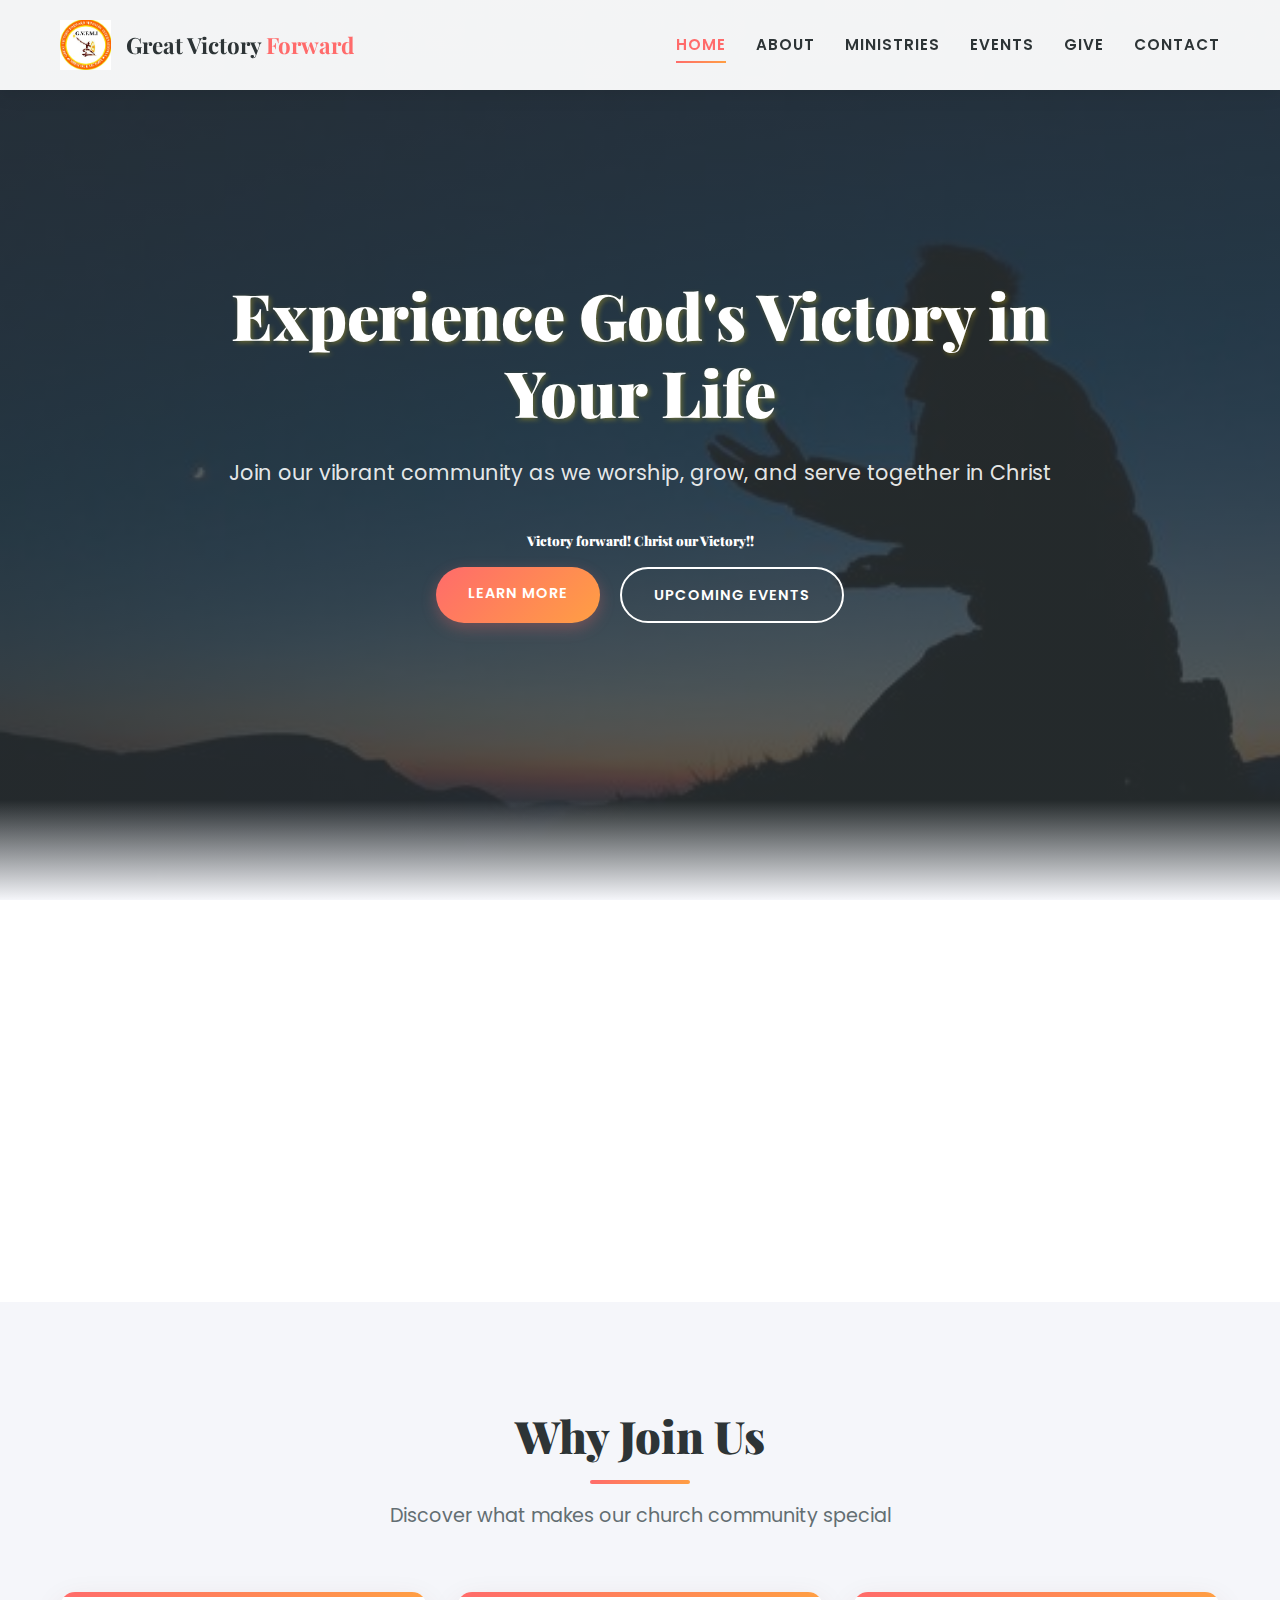
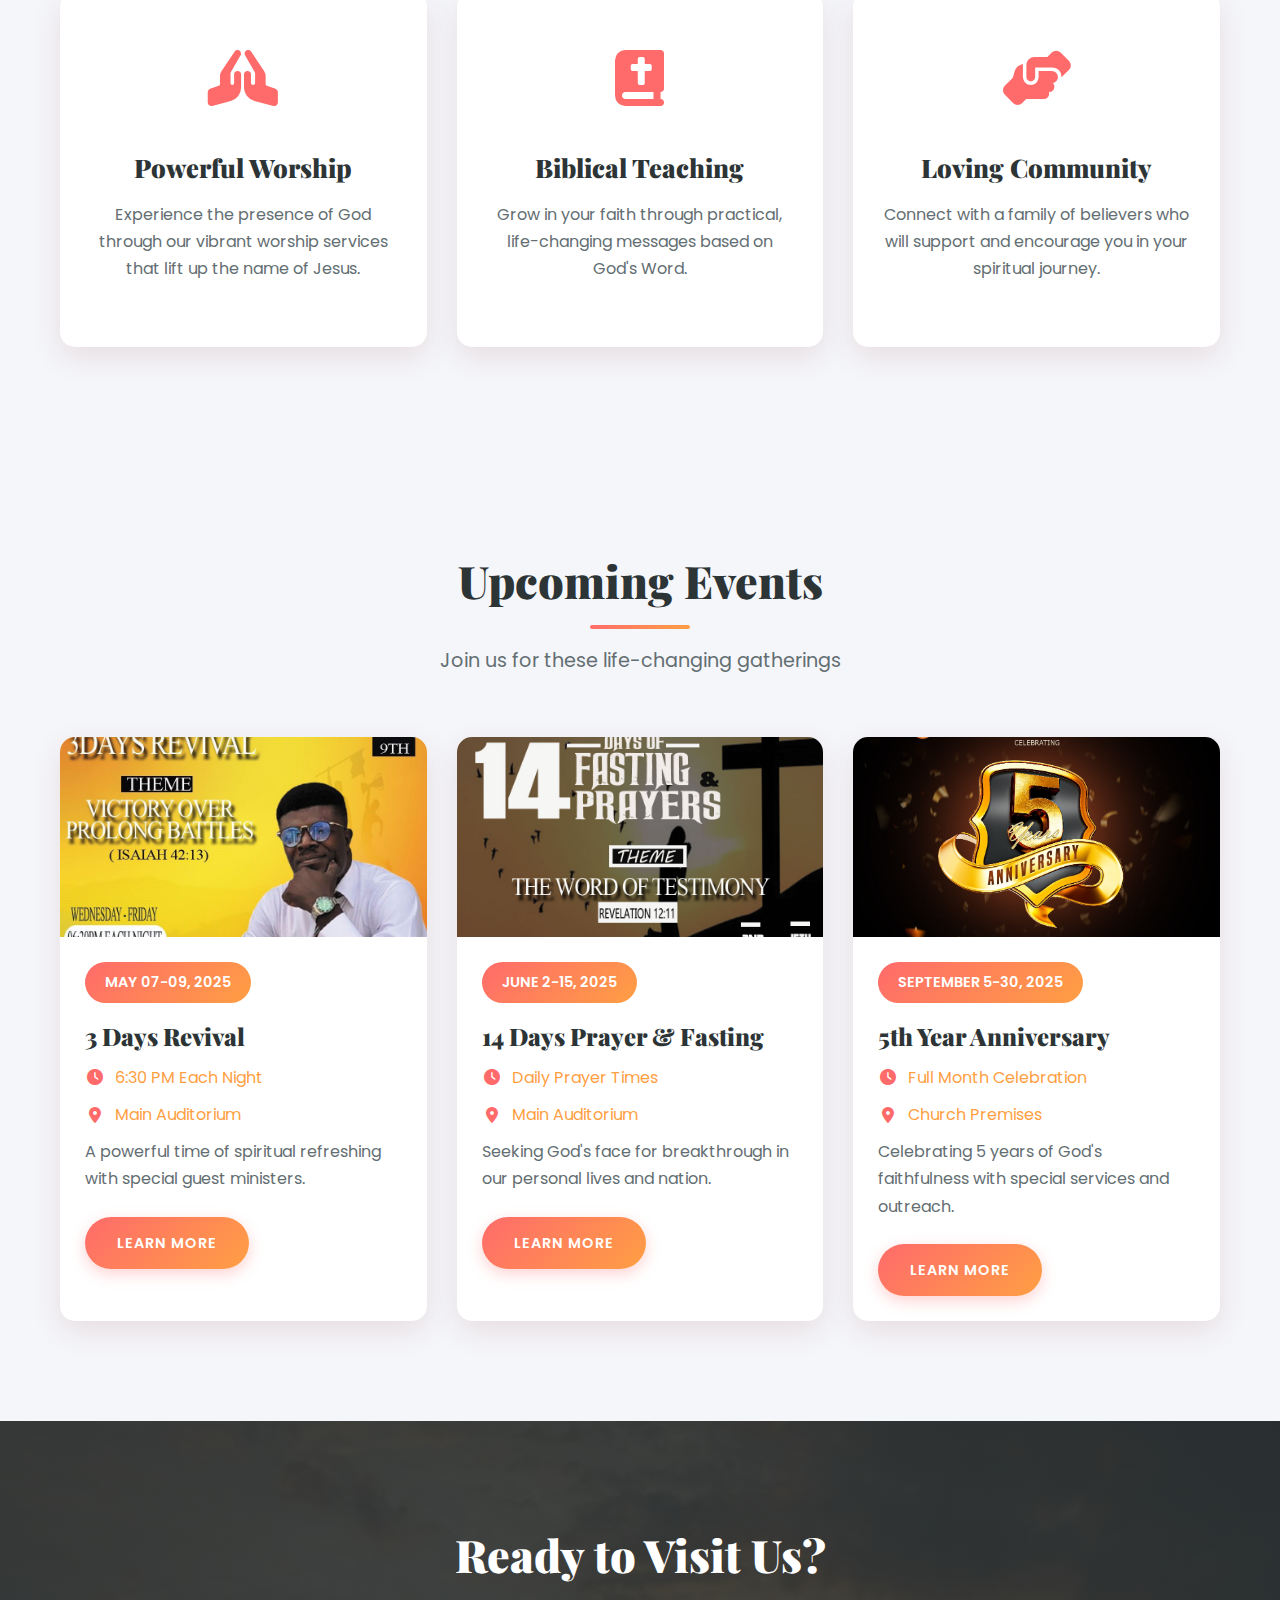
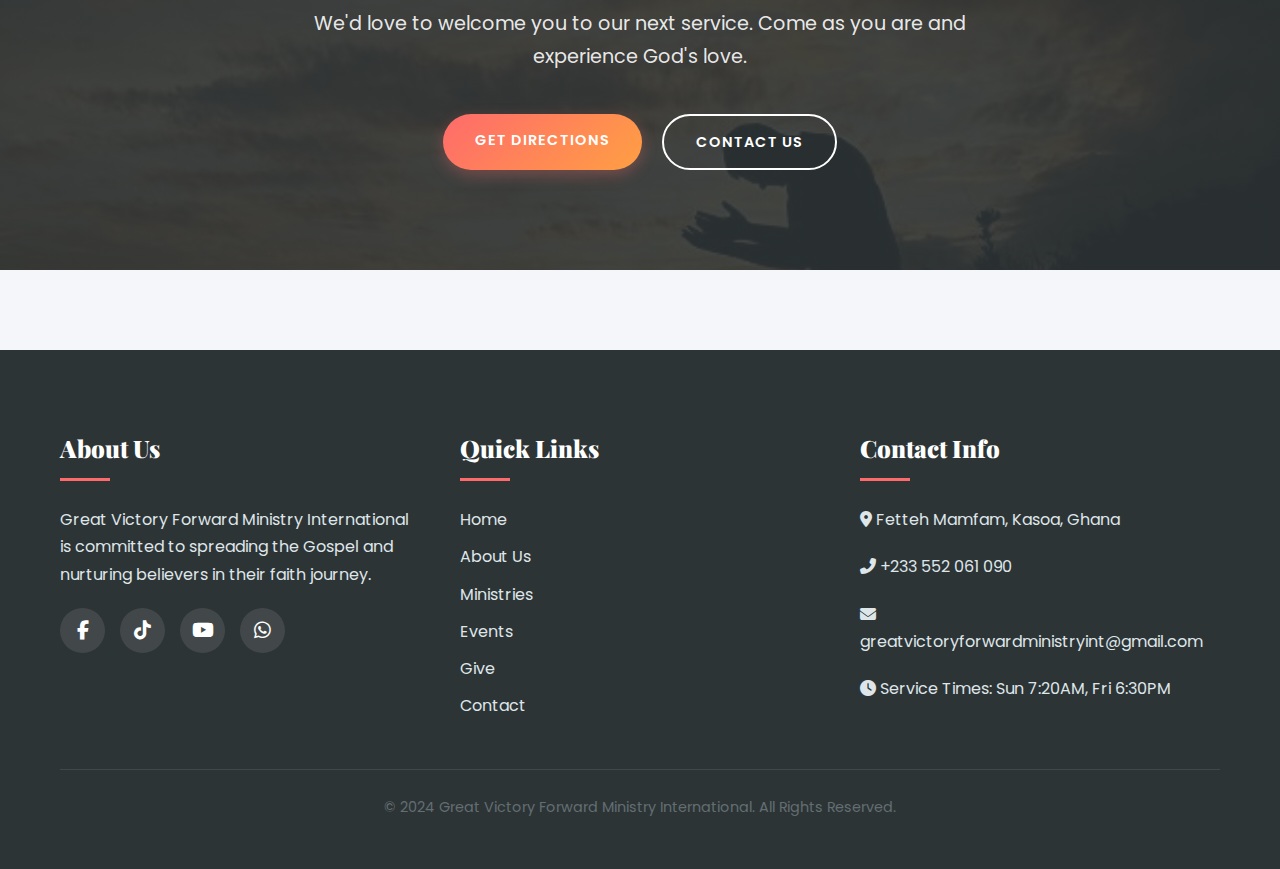
<file: index.html>
<!DOCTYPE html>
<html lang="en">
<head>
    <meta charset="UTF-8">
    <meta name="viewport" content="width=device-width, initial-scale=1.0">
    <title>Great Victory Forward Ministry International</title>
    <meta name="description" content="Experience God's love at GVFMI - A vibrant Pentecostal church in Accra, Ghana">
    <!-- Fonts & Icons -->
    <link href="https://fonts.googleapis.com/css2?family=Poppins:wght@300;400;600;700&family=Playfair+Display:wght@700&display=swap" rel="stylesheet">
    <link rel="stylesheet" href="https://cdnjs.cloudflare.com/ajax/libs/font-awesome/6.4.0/css/all.min.css">
    <link rel="shortcut icon" href="images/favicon.ico" type="image/x-icon">
    <link rel="stylesheet" href="styles.css">
</head>
<body>
    <!-- ===== HEADER ===== -->
    <header id="header">
        <div class="container">
            <div class="header-inner">
                <div class="logo-container">
                    <img src="church logo.jpg" alt="GVFMI Logo" class="logo-img">
                    <div class="logo-text">Great Victory <span>Forward</span></div>             
                </div>
                
                <button class="mobile-menu-btn" id="mobileMenuBtn" aria-label="Toggle navigation">
                    <i class="fas fa-bars"></i>
                </button>
                
                <nav>
                    <ul class="nav-menu" id="navMenu">
                        <li><a href="index.html" class="active">Home</a></li>
                        <li><a href="about.html">About</a></li>
                        <li><a href="ministries.html">Ministries</a></li>
                        <li><a href="events.html">Events</a></li>
                        <li><a href="give.html">Give</a></li>
                        <li><a href="contact.html">Contact</a></li>
                    </ul>
                </nav>
            </div>
        </div>
    </header>

    <!-- ===== HERO SECTION ===== -->
    <section class="hero">
        <div class="hero-content">
            <h1>Experience God's Victory in Your Life</h1>
            <p>Join our vibrant community as we worship, grow, and serve together in Christ</p>
            <h5>Victory forward! Christ our Victory!!</h5>
            <div class="hero-buttons">
                <a href="about.html" class="btn">Learn More</a>
                <a href="events.html" class="btn btn-outline">Upcoming Events</a>
            </div>
        </div>
    </section>

    <!-- ===== QUICK INFO SECTION ===== -->
    <section class="quick-info">
        <div class="container">
            <div class="info-cards">
                <div class="info-card">
                    <div class="info-icon"><i class="fas fa-clock"></i></div>
                    <h3>Service Times</h3>
                    <p>Sunday: 7:20 AM<br>Friday: 6:30 PM</p>
                </div>
                
                <div class="info-card">
                    <div class="info-icon"><i class="fas fa-map-marker-alt"></i></div>
                    <h3>Location</h3>
                    <p>Fetteh Mamfam (Victory Junction)<br>Accra, Ghana</p>
                </div>
                
                <div class="info-card contact-info">
                    <div class="info-icon"><i class="fas fa-phone-alt"></i></div>
                    <h3>Contact Us</h3>
                    <p>+233 552 061 090<br>greatvictoryforwardministryint@gmail.com</p>
                </div>
            </div>
        </div>
    </section>

    <!-- ===== FEATURES SECTION ===== -->
    <section class="section features">
        <div class="container">
            <div class="section-title">
                <h2>Why Join Us</h2>
                <p>Discover what makes our church community special</p>
            </div>
            
            <div class="feature-grid">
                <div class="feature-card">
                    <div class="feature-icon"><i class="fas fa-praying-hands"></i></div>
                    <h3>Powerful Worship</h3>
                    <p>Experience the presence of God through our vibrant worship services that lift up the name of Jesus.</p>
                </div>
                
                <div class="feature-card">
                    <div class="feature-icon"><i class="fas fa-bible"></i></div>
                    <h3>Biblical Teaching</h3>
                    <p>Grow in your faith through practical, life-changing messages based on God's Word.</p>
                </div>
                
                <div class="feature-card">
                    <div class="feature-icon"><i class="fas fa-hands-helping"></i></div>
                    <h3>Loving Community</h3>
                    <p>Connect with a family of believers who will support and encourage you in your spiritual journey.</p>
                </div>
            </div>
        </div>
    </section>

    <!-- ===== EVENTS SECTION ===== -->
    <section class="section events">
        <div class="container">
            <div class="section-title">
                <h2>Upcoming Events</h2>
                <p>Join us for these life-changing gatherings</p>
            </div>
            
            <div class="event-cards">
                <div class="event-card">
                    <img src="vic.jpg" alt="3 Days Revival" class="event-image">
                    <div class="event-content">
                        <span class="event-date">MAY 07-09, 2025</span>
                        <h3 class="event-title">3 Days Revival</h3>
                        <div class="event-detail">
                            <i class="fas fa-clock"></i> 6:30 PM Each Night
                        </div>
                        <div class="event-detail">
                            <i class="fas fa-map-marker-alt"></i> Main Auditorium
                        </div>
                        <p>A powerful time of spiritual refreshing with special guest ministers.</p>
                        <a href="events.html" class="btn">Learn More</a>
                    </div>
                </div>
                
                <div class="event-card">
                    <img src="JUNE-F-AND-P.jpg" alt="14 Days Prayer & Fasting" class="event-image">
                    <div class="event-content">
                        <span class="event-date">JUNE 2-15, 2025</span>
                        <h3 class="event-title">14 Days Prayer & Fasting</h3>
                        <div class="event-detail">
                            <i class="fas fa-clock"></i> Daily Prayer Times
                        </div>
                        <div class="event-detail">
                            <i class="fas fa-map-marker-alt"></i> Main Auditorium
                        </div>
                        <p>Seeking God's face for breakthrough in our personal lives and nation.</p>
                        <a href="events.html" class="btn">Learn More</a>
                    </div>
                </div>
                
                <div class="event-card">
                    <img src="anniversary.jpg" alt="5th Anniversary" class="event-image">
                    <div class="event-content">
                        <span class="event-date">SEPTEMBER 5-30, 2025</span>
                        <h3 class="event-title">5th Year Anniversary</h3>
                        <div class="event-detail">
                            <i class="fas fa-clock"></i> Full Month Celebration
                        </div>
                        <div class="event-detail">
                            <i class="fas fa-map-marker-alt"></i> Church Premises
                        </div>
                        <p>Celebrating 5 years of God's faithfulness with special services and outreach.</p>
                        <a href="events.html" class="btn">Learn More</a>
                    </div>
                </div>
            </div>
        </div>
    </section>

    <!-- ===== CTA SECTION ===== -->
    <section class="cta">
        <div class="container">
            <h2>Ready to Visit Us?</h2>
            <p>We'd love to welcome you to our next service. Come as you are and experience God's love.</p>
            <div class="cta-buttons">
                <a href="contact.html" class="btn">Get Directions</a>
                <a href="contact.html" class="btn btn-outline">Contact Us</a>
            </div>
        </div>
    </section>

    <!-- ===== FOOTER ===== -->
    <footer class="footer">
        <div class="container">
            <div class="footer-content">
                <div class="footer-column">
                    <h3>About Us</h3>
                    <p>Great Victory Forward Ministry International is committed to spreading the Gospel and nurturing believers in their faith journey.</p>
                    <div class="social-links">
                        <a href="https://www.facebook.com/share/1EFfg3qLLZ/?mibextid=qi2Omg" target="_blank" aria-label="Facebook"><i class="fab fa-facebook-f"></i></a>
                        <a href="https://www.tiktok.com/@great.victory.for?_t=ZM-8vt9brV9bZm&_r=1" target="_blank" aria-label="Tiktok"><i class="fab fa-tiktok"></i></a>
                        <a href="https://youtube.com/gvfmi" target="_blank" aria-label="YouTube"><i class="fab fa-youtube"></i></a>
                        <a href="https://wa.me/233552061090" target="_blank" aria-label="WhatsApp"><i class="fab fa-whatsapp"></i></a>
                    </div>
                </div>
                
                <div class="footer-column">
                    <h3>Quick Links</h3>
                    <a href="index.html">Home</a>
                    <a href="about.html">About Us</a>
                    <a href="ministries.html">Ministries</a>
                    <a href="events.html">Events</a>
                    <a href="give.html">Give</a>
                    <a href="contact.html">Contact</a>
                </div>
                
                <div class="footer-column">
                    <h3>Contact Info</h3>
                    <p><i class="fas fa-map-marker-alt"></i> Fetteh Mamfam, Kasoa, Ghana</p>
                    <p><i class="fas fa-phone-alt"></i> +233 552 061 090</p>
                    <p><i class="fas fa-envelope"></i> greatvictoryforwardministryint@gmail.com</p>
                    <p><i class="fas fa-clock"></i> Service Times: Sun 7:20AM, Fri 6:30PM</p>
                </div>
            </div>
            
            <div class="copyright">
                <p>&copy; 2024 Great Victory Forward Ministry International. All Rights Reserved.</p>
            </div>
        </div>
    </footer>

    <!-- ===== SCRIPTS ===== -->
    <script>
        // Mobile Menu Toggle
        const mobileMenuBtn = document.getElementById('mobileMenuBtn');
        const navMenu = document.getElementById('navMenu');
        
        mobileMenuBtn.addEventListener('click', () => {
            navMenu.classList.toggle('active');
            mobileMenuBtn.innerHTML = navMenu.classList.contains('active') ? 
                '<i class="fas fa-times"></i>' : '<i class="fas fa-bars"></i>';
            mobileMenuBtn.setAttribute('aria-expanded', navMenu.classList.contains('active'));
        });
        
        // Close menu when clicking on a link
        document.querySelectorAll('#navMenu a').forEach(link => {
            link.addEventListener('click', () => {
                navMenu.classList.remove('active');
                mobileMenuBtn.innerHTML = '<i class="fas fa-bars"></i>';
                mobileMenuBtn.setAttribute('aria-expanded', 'false');
            });
        });
        
        // Header scroll effect
        window.addEventListener('scroll', () => {
            const header = document.getElementById('header');
            if (window.scrollY > 50) {
                header.classList.add('header-scrolled');
            } else {
                header.classList.remove('header-scrolled');
            }
        });

        // Animate elements when they come into view
        const animateOnScroll = () => {
            const elements = document.querySelectorAll('.info-card');
            
            elements.forEach(element => {
                const elementPosition = element.getBoundingClientRect().top;
                const windowHeight = window.innerHeight;
                
                if (elementPosition < windowHeight - 100) {
                    element.style.opacity = '1';
                    element.style.transform = 'translateY(0)';
                }
            });
        };

        // Initialize animation
        window.addEventListener('load', () => {
            const infoCards = document.querySelectorAll('.info-card');
            infoCards.forEach((card, index) => {
                card.style.opacity = '0';
                card.style.transform = 'translateY(20px)';
                card.style.transition = 'opacity 0.5s ease ${index * 0.2}s, transform 0.5s ease ${index * 0.2}s';
            });
            
            window.addEventListener('scroll', animateOnScroll);
            animateOnScroll(); // Run once on load
        });
    </script>
</body>
</html>
</file>
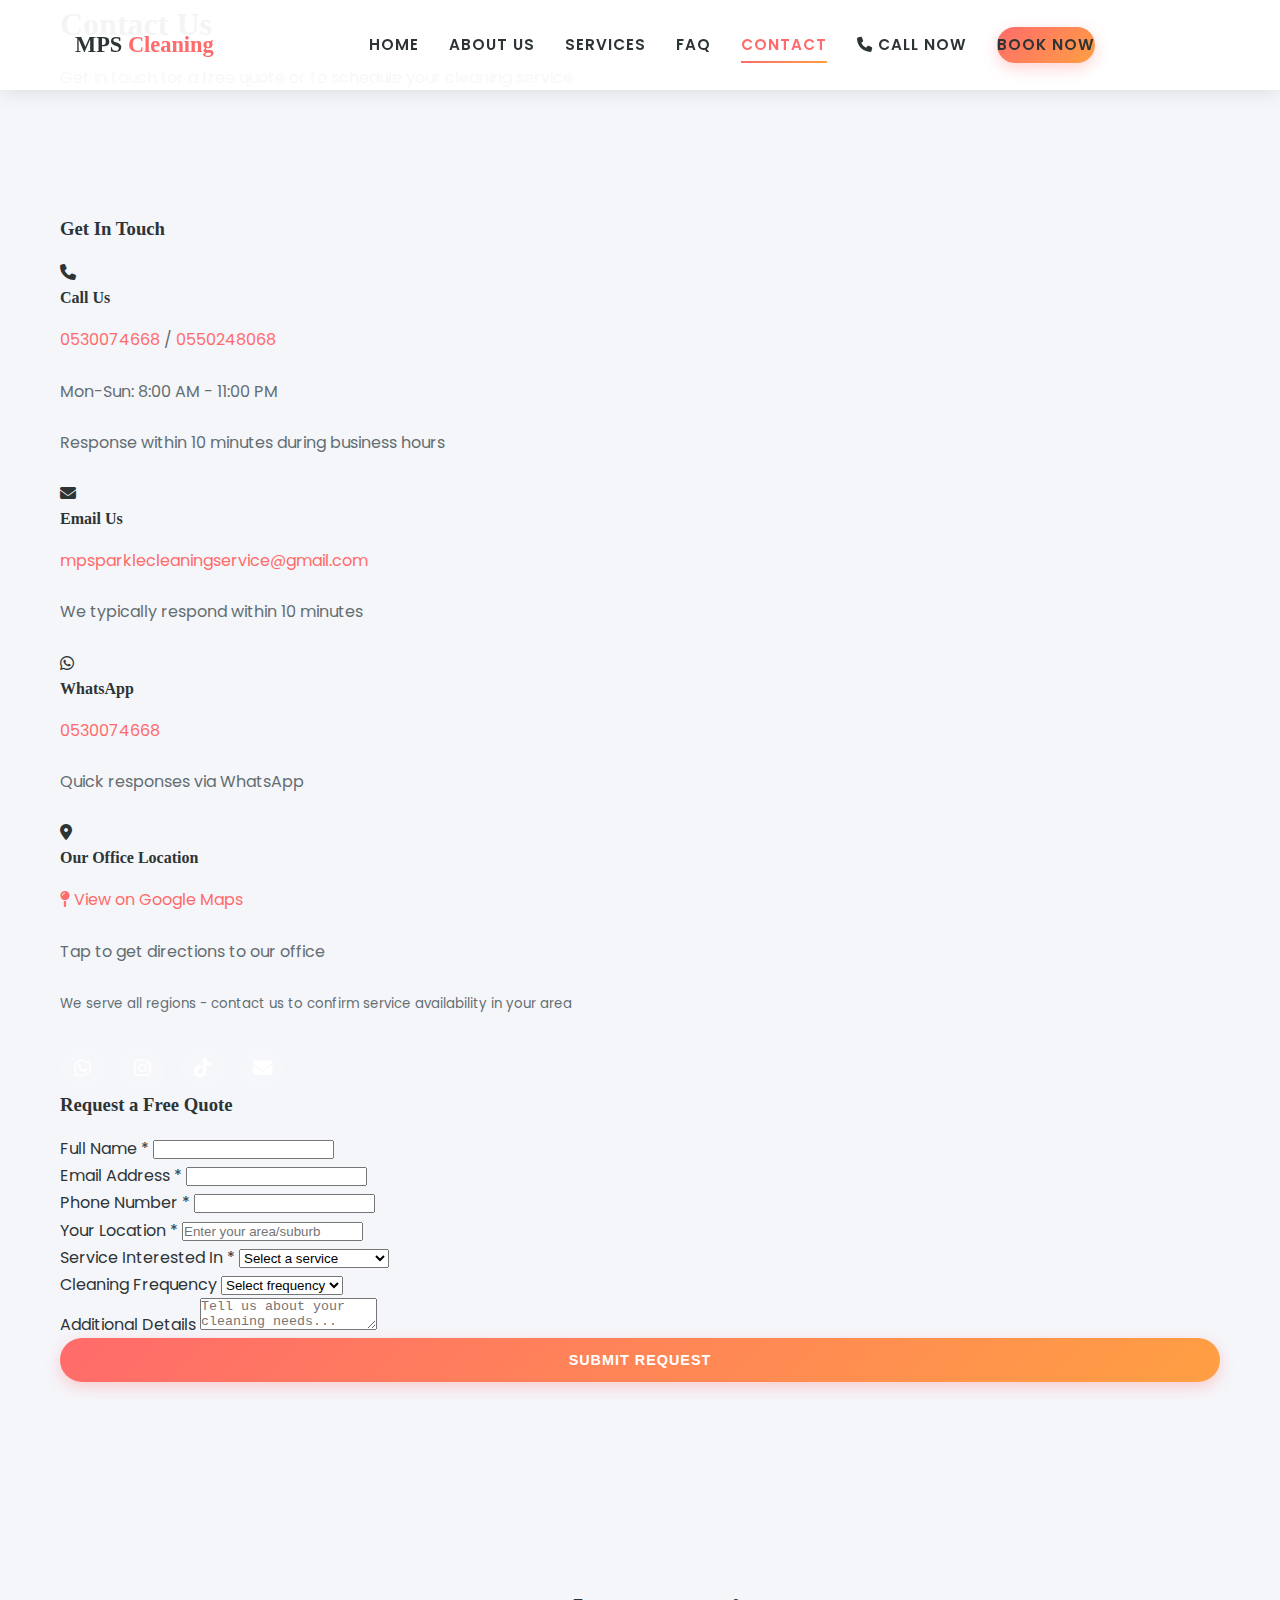
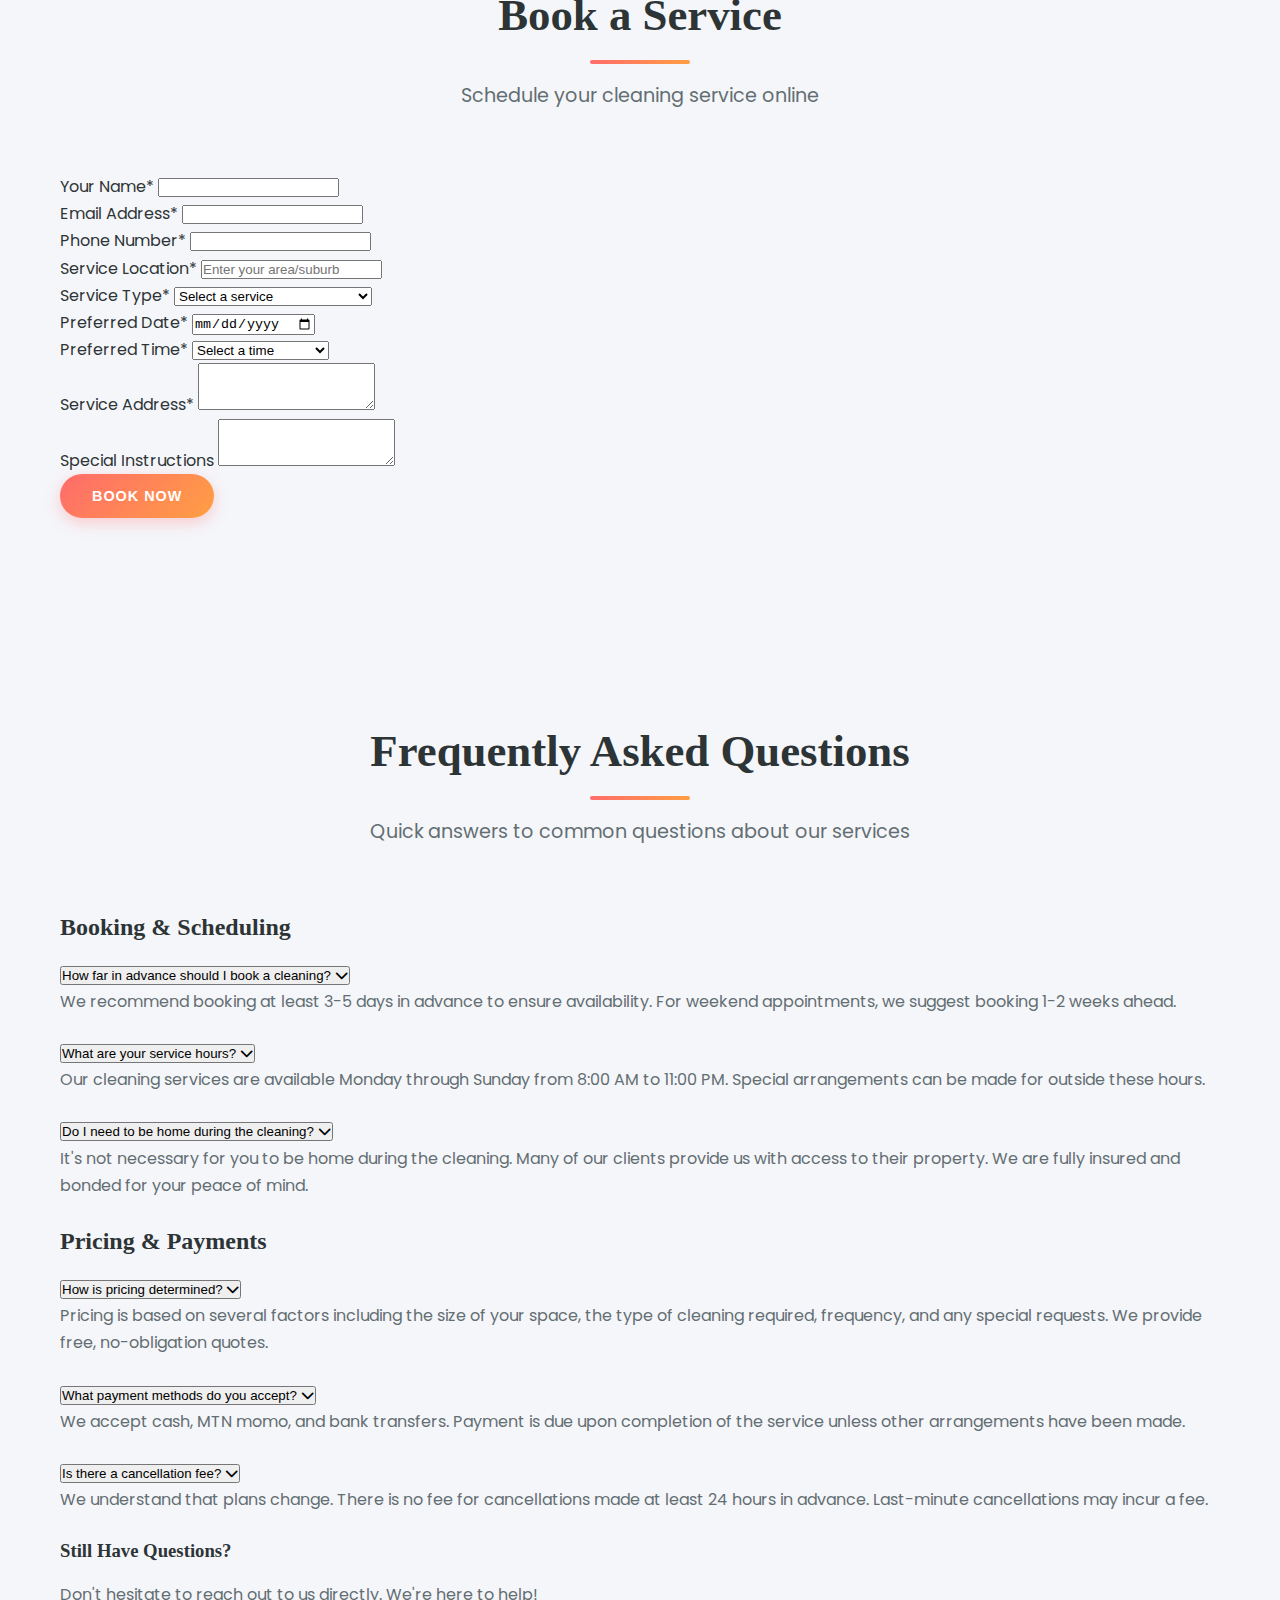
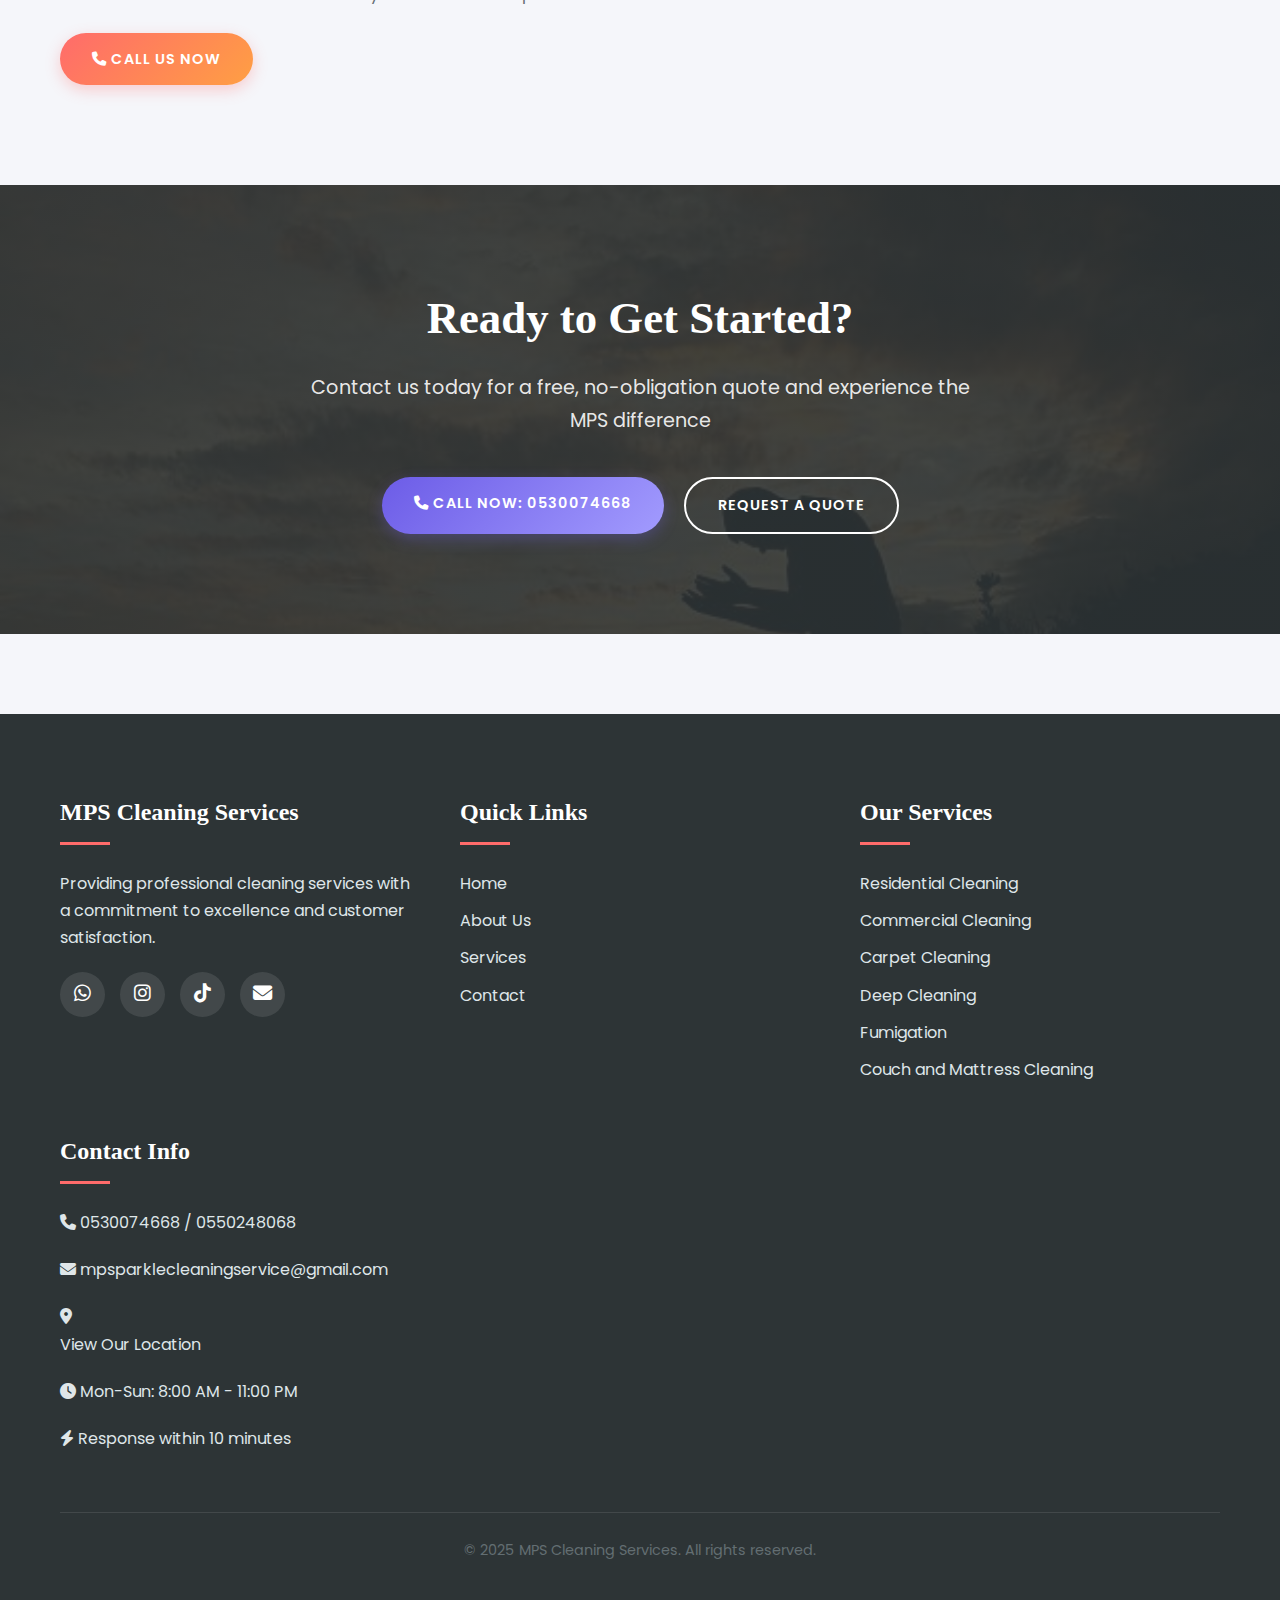
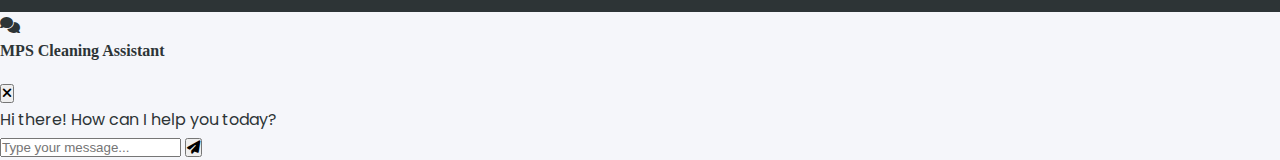
<file: contact.html>
<!DOCTYPE html>
<html lang="en">
<head>
    <meta charset="UTF-8">
    <meta name="viewport" content="width=device-width, initial-scale=1.0">
    <title>Contact Us | MPS Cleaning Services</title>
    <meta name="description" content="Get in touch with MPS Cleaning Services for a free quote or to schedule your cleaning service.">
    
    <!-- Favicon -->
    <link rel="icon" type="image/x-icon" href="favicon.ico">
    
    <!-- Fonts -->
    <link rel="preconnect" href="https://fonts.googleapis.com">
    <link rel="preconnect" href="https://fonts.gstatic.com" crossorigin>
    <link href="https://fonts.googleapis.com/css2?family=Inter:wght@300;400;500;600;700&family=Poppins:wght@300;400;500;600;700;800&display=swap" rel="stylesheet">
    
    <!-- Font Awesome -->
    <link rel="stylesheet" href="https://cdnjs.cloudflare.com/ajax/libs/font-awesome/6.4.0/css/all.min.css">
    
    <!-- Styles -->
    <link rel="stylesheet" href="styles.css">
</head>
<body>
    <!-- Header -->
    <header id="header">
        <div class="container">
            <div class="header-inner">
                <div class="logo-container">
                    <div class="logo-img">
                        <i class="fas fa-sparkles" style="font-size: 2rem; color: var(--primary);"></i>
                    </div>
                    <a href="index.html" class="logo-text">MPS <span>Cleaning</span></a>
                </div>
                
                <nav class="nav">
                    <ul class="nav-menu">
                      <li><a href="index.html">Home</a></li>
                        <li><a href="about.html">About Us</a></li>
                        <li><a href="services.html">Services</a></li>
                         <li><a href="faq.html">FAQ</a></li>
                        <li><a href="contact.html" class="active">Contact</a></li>
                        <li><a href="tel:0530074668" class="btn-call"><i class="fas fa-phone"></i> Call Now</a></li>
                         <li><a href="contact.html#booking" class="btn btn-book">Book Now</a></li>
                    </ul>
                </nav>
                
                <button class="mobile-menu-btn">
                    <i class="fas fa-bars"></i>
                </button>
                
                <div class="mobile-menu-overlay"></div>
            </div>
        </div>
    </header>

    <!-- Page Hero -->
    <section class="page-hero">
        <div class="container">
            <h1>Contact Us</h1>
            <p>Get in touch for a free quote or to schedule your cleaning service</p>
        </div>
    </section>

    <!-- Contact Section -->
    <section class="section">
        <div class="container">
            <div class="contact-container">
                <div class="contact-info-card">
                    <h3>Get In Touch</h3>
                    
                    <div class="contact-method">
                        <div class="contact-icon">
                            <i class="fas fa-phone"></i>
                        </div>
                        <div class="contact-method-content">
                            <h4>Call Us</h4>
                            <p><a href="tel:0530074668">0530074668</a> / <a href="tel:0550248068">0550248068</a></p>
                            <p>Mon-Sun: 8:00 AM - 11:00 PM</p>
                            <p>Response within 10 minutes during business hours</p>
                        </div>
                    </div>
                    
                    <div class="contact-method">
                        <div class="contact-icon">
                            <i class="fas fa-envelope"></i>
                        </div>
                        <div class="contact-method-content">
                            <h4>Email Us</h4>
                            <p><a href="mailto:mpsparklecleaningservice@gmail.com">mpsparklecleaningservice@gmail.com</a></p>
                            <p>We typically respond within 10 minutes</p>
                        </div>
                    </div>
                    
                    <div class="contact-method">
                        <div class="contact-icon">
                            <i class="fab fa-whatsapp"></i>
                        </div>
                        <div class="contact-method-content">
                            <h4>WhatsApp</h4>
                            <p><a href="https://wa.me/233530074668">0530074668</a></p>
                            <p>Quick responses via WhatsApp</p>
                        </div>
                    </div>
                    
                    <div class="contact-method">
                        <div class="contact-icon">
                            <i class="fas fa-map-marker-alt"></i>
                        </div>
                        <div class="contact-method-content">
                            <h4>Our Office Location</h4>
                            <p>
                                <a href="https://maps.google.com/?q=5.669726,-0.171234" target="_blank" class="location-link">
                                    <i class="fas fa-map-pin"></i> View on Google Maps
                                </a>
                            </p>
                            <p>Tap to get directions to our office</p>
                            <p class="location-note"><small>We serve all regions - contact us to confirm service availability in your area</small></p>
                        </div>
                    </div>
                    
                    <div class="social-links" style="margin-top: 30px;">
                        <a href="https://wa.me/233530074668" aria-label="WhatsApp"><i class="fab fa-whatsapp"></i></a>
                        <a href="https://instagram.com/mps_cleaningservices" aria-label="Instagram"><i class="fab fa-instagram"></i></a>
                        <a href="https://tiktok.com/@mps_cleaningservices" aria-label="TikTok"><i class="fab fa-tiktok"></i></a>
                        <a href="mailto:mpsparklecleaningservice@gmail.com" aria-label="Email"><i class="fas fa-envelope"></i></a>
                    </div>
                </div>
                
                <div class="contact-form">
                    <h3>Request a Free Quote</h3>
                    <form id="quoteForm" action="https://api.web3forms.com/submit" method="POST">
                        <input type="hidden" name="access_key" value="f85037d8-510c-4f3f-99e5-80939a228ac7">
                        <input type="hidden" name="subject" value="New Quote Request - MPS Cleaning Services">
                        <input type="hidden" name="from_name" value="MPS Cleaning Website">
                        <input type="checkbox" name="botcheck" style="display: none;">
                        
                        <div class="form-group">
                            <label for="name">Full Name *</label>
                            <input type="text" id="name" name="name" class="form-control" required>
                        </div>
                        
                        <div class="form-group">
                            <label for="email">Email Address *</label>
                            <input type="email" id="email" name="email" class="form-control" required>
                        </div>
                        
                        <div class="form-group">
                            <label for="phone">Phone Number *</label>
                            <input type="tel" id="phone" name="phone" class="form-control" required>
                        </div>
                        
                        <div class="form-group">
                            <label for="location">Your Location *</label>
                            <input type="text" id="location" name="location" class="form-control" placeholder="Enter your area/suburb" required>
                        </div>
                        
                        <div class="form-group">
                            <label for="service">Service Interested In *</label>
                            <select id="service" name="service" class="form-control" required>
                                <option value="">Select a service</option>
                                <option value="Residential Cleaning">Residential Cleaning</option>
                                <option value="Commercial Cleaning">Commercial Cleaning</option>
                                <option value="Carpet & Upholstery">Carpet & Upholstery</option>
                                <option value="Deep Cleaning">Deep Cleaning</option>
                                <option value="Other">Other</option>
                            </select>
                        </div>
                        
                        <div class="form-group">
                            <label for="frequency">Cleaning Frequency</label>
                            <select id="frequency" name="frequency" class="form-control">
                                <option value="">Select frequency</option>
                                <option value="One-Time">One-Time</option>
                                <option value="Weekly">Weekly</option>
                                <option value="Bi-Weekly">Bi-Weekly</option>
                                <option value="Monthly">Monthly</option>
                            </select>
                        </div>
                        
                        <div class="form-group">
                            <label for="message">Additional Details</label>
                            <textarea id="message" name="message" class="form-control" placeholder="Tell us about your cleaning needs..."></textarea>
                        </div>
                        
                        <button type="submit" class="btn" style="width: 100%;">Submit Request</button>
                    </form>
                    
                    <div id="successMessage" class="success-message" style="display: none;">
                        <i class="fas fa-check-circle"></i>
                        <p>Thank you for your inquiry! We'll contact you within 10 minutes during business hours.</p>
                    </div>
                </div>
            </div>
        </div>
    </section>

    <!-- Booking Section -->
    <section class="section bg-light" id="booking">
        <div class="container">
            <div class="section-title">
                <h2>Book a Service</h2>
                <p>Schedule your cleaning service online</p>
            </div>
            
            <div class="contact-form">
                <form id="bookingForm" action="https://api.web3forms.com/submit" method="POST">
                    <input type="hidden" name="access_key" value="f85037d8-510c-4f3f-99e5-80939a228ac7">
                    <input type="hidden" name="subject" value="New Booking Request - MPS Cleaning Services">
                    <input type="hidden" name="from_name" value="MPS Cleaning Website">
                    <input type="checkbox" name="botcheck" style="display: none;">
                    
                    <div class="form-group">
                        <label for="booking-name">Your Name*</label>
                        <input type="text" id="booking-name" name="name" class="form-control" required>
                    </div>
                    
                    <div class="form-group">
                        <label for="booking-email">Email Address*</label>
                        <input type="email" id="booking-email" name="email" class="form-control" required>
                    </div>
                    
                    <div class="form-group">
                        <label for="booking-phone">Phone Number*</label>
                        <input type="tel" id="booking-phone" name="phone" class="form-control" required>
                    </div>
                    
                    <div class="form-group">
                        <label for="booking-location">Service Location*</label>
                        <input type="text" id="booking-location" name="location" class="form-control" placeholder="Enter your area/suburb" required>
                    </div>
                    
                    <div class="form-group">
                        <label for="booking-service">Service Type*</label>
                        <select id="booking-service" name="service" class="form-control" required>
                            <option value="">Select a service</option>
                            <option value="Residential Cleaning">Residential Cleaning</option>
                            <option value="Commercial Cleaning">Commercial Cleaning</option>
                            <option value="Deep Cleaning">Deep Cleaning</option>
                            <option value="Move In/Out Cleaning">Move In/Out Cleaning</option>
                            <option value="Post Construction Cleaning">Post Construction Cleaning</option>
                            <option value="Fumigation">Fumigation</option>
                            <option value="Car detailing">Car detailing</option>
                            <option value="Carpet Cleaning">Carpet Cleaning</option>
                            <option value="Event Cleaning">Event Cleaning</option>
                            <option value="Facility management">Facility management</option>
                            <option value="Couch and Mattress Cleaning">Couch and Mattress Cleaning</option>
                        </select>
                    </div>
                    
                    <div class="form-group">
                        <label for="booking-date">Preferred Date*</label>
                        <input type="date" id="booking-date" name="date" class="form-control" required>
                    </div>
                    
                    <div class="form-group">
                        <label for="booking-time">Preferred Time*</label>
                        <select id="booking-time" name="time" class="form-control" required>
                            <option value="">Select a time</option>
                            <option value="9:00am - 8:00pm">9:00am - 8:00pm</option>
                            <option value="12:00pm - 11:00pm">12:00pm - 11:00pm</option>
                            <option value="9:00am - 6:00pm">9:00am - 6:00pm</option>
                        </select>
                    </div>
                    
                    <div class="form-group">
                        <label for="booking-address">Service Address*</label>
                        <textarea id="booking-address" name="address" class="form-control" rows="3" required></textarea>
                    </div>
                    
                    <div class="form-group">
                        <label for="booking-message">Special Instructions</label>
                        <textarea id="booking-message" name="message" class="form-control" rows="3"></textarea>
                    </div>
                    
                    <button type="submit" class="btn">Book Now</button>
                </form>
                
                <div id="bookingSuccess" class="success-message" style="display: none;">
                    <i class="fas fa-check-circle"></i>
                    <p>Thank you for your booking! We'll confirm your appointment within 10 minutes.</p>
                </div>
            </div>
        </div>
    </section>

    <!-- FAQ Section -->
    <section class="section bg-light">
        <div class="container">
            <div class="section-title">
                <h2>Frequently Asked Questions</h2>
                <p>Quick answers to common questions about our services</p>
            </div>
            
            <div class="faq-container">
                <div class="faq-category">
                    <h2>Booking & Scheduling</h2>
                    
                    <div class="faq-item">
                        <button class="faq-question">
                            How far in advance should I book a cleaning?
                            <i class="fas fa-chevron-down"></i>
                        </button>
                        <div class="faq-answer">
                            <p>We recommend booking at least 3-5 days in advance to ensure availability. For weekend appointments, we suggest booking 1-2 weeks ahead.</p>
                        </div>
                    </div>
                    
                    <div class="faq-item">
                        <button class="faq-question">
                            What are your service hours?
                            <i class="fas fa-chevron-down"></i>
                        </button>
                        <div class="faq-answer">
                            <p>Our cleaning services are available Monday through Sunday from 8:00 AM to 11:00 PM. Special arrangements can be made for outside these hours.</p>
                        </div>
                    </div>
                    
                    <div class="faq-item">
                        <button class="faq-question">
                            Do I need to be home during the cleaning?
                            <i class="fas fa-chevron-down"></i>
                        </button>
                        <div class="faq-answer">
                            <p>It's not necessary for you to be home during the cleaning. Many of our clients provide us with access to their property. We are fully insured and bonded for your peace of mind.</p>
                        </div>
                    </div>
                </div>
                
                <div class="faq-category">
                    <h2>Pricing & Payments</h2>
                    
                    <div class="faq-item">
                        <button class="faq-question">
                            How is pricing determined?
                            <i class="fas fa-chevron-down"></i>
                        </button>
                        <div class="faq-answer">
                            <p>Pricing is based on several factors including the size of your space, the type of cleaning required, frequency, and any special requests. We provide free, no-obligation quotes.</p>
                        </div>
                    </div>
                    
                    <div class="faq-item">
                        <button class="faq-question">
                            What payment methods do you accept?
                            <i class="fas fa-chevron-down"></i>
                        </button>
                        <div class="faq-answer">
                            <p>We accept cash, MTN momo, and bank transfers. Payment is due upon completion of the service unless other arrangements have been made.</p>
                        </div>
                    </div>
                    
                    <div class="faq-item">
                        <button class="faq-question">
                            Is there a cancellation fee?
                            <i class="fas fa-chevron-down"></i>
                        </button>
                        <div class="faq-answer">
                            <p>We understand that plans change. There is no fee for cancellations made at least 24 hours in advance. Last-minute cancellations may incur a fee.</p>
                        </div>
                    </div>
                </div>
                
                <div class="faq-cta">
                    <h3>Still Have Questions?</h3>
                    <p>Don't hesitate to reach out to us directly. We're here to help!</p>
                    <a href="tel:0530074668" class="btn"><i class="fas fa-phone"></i> Call Us Now</a>
                </div>
            </div>
        </div>
    </section>

    <!-- CTA Section -->
    <section class="cta">
        <div class="container">
            <h2>Ready to Get Started?</h2>
            <p>Contact us today for a free, no-obligation quote and experience the MPS difference</p>
            <div class="cta-buttons">
                <a href="tel:0530074668" class="btn btn-accent"><i class="fas fa-phone"></i> Call Now: 0530074668</a>
                <a href="#quoteForm" class="btn btn-outline">Request a Quote</a>
            </div>
        </div>
    </section>

    <!-- Footer -->
    <footer class="footer">
        <div class="container">
            <div class="footer-content">
                <div class="footer-column">
                    <h3>MPS Cleaning Services</h3>
                    <p>Providing professional cleaning services with a commitment to excellence and customer satisfaction.</p>
                    <div class="social-links">
                         <a href="https://wa.me/233530074668" aria-label="WhatsApp"><i class="fab fa-whatsapp"></i></a>
                        <a href="https://www.instagram.com/mps_cleaningservices?igsh=MTk1bTJucHQ5NWh6Yg==" aria-label="Instagram"><i class="fab fa-instagram"></i></a>
                        <a href="https://www.tiktok.com/@mps_cleaning?_t=ZM-905Uc5X4Sz6&_r=1" aria-label="TikTok"><i class="fab fa-tiktok"></i></a>
                        <a href="mailto:mpsparklecleaningservice@gmail.com" aria-label="Email"><i class="fas fa-envelope"></i></a>
                    </div>
                </div>
                
                <div class="footer-column">
                    <h3>Quick Links</h3>
                    <a href="index.html">Home</a>
                    <a href="about.html">About Us</a>
                    <a href="services.html">Services</a>
                    <a href="contact.html">Contact</a>
                </div>
                
                <div class="footer-column">
                    <h3>Our Services</h3>
                    <a href="services.html#residential">Residential Cleaning</a>
                    <a href="services.html#commercial">Commercial Cleaning</a>
                    <a href="services.html#carpet">Carpet Cleaning</a>
                    <a href="services.html#deep">Deep Cleaning</a>
                    <a href="services.html#deep">Fumigation</a>
                    <a href="services.html#deep">Couch and Mattress Cleaning</a>
                </div>
                
                <div class="footer-column">
                    <h3>Contact Info</h3>
                    <p><i class="fas fa-phone"></i> 0530074668 / 0550248068</p>
                    <p><i class="fas fa-envelope"></i> mpsparklecleaningservice@gmail.com</p>
                    <p><i class="fas fa-map-marker-alt"></i> <a href="https://maps.google.com/?q=5.669726,-0.171234" target="_blank">View Our Location</a></p>
                    <p><i class="fas fa-clock"></i> Mon-Sun: 8:00 AM - 11:00 PM</p>
                    <p><i class="fas fa-bolt"></i> Response within 10 minutes</p>
                </div>
            </div>
            
            <div class="copyright">
                <p>&copy; 2025 MPS Cleaning Services. All rights reserved.</p>
            </div>
        </div>
    </footer>

    <!-- Chat Bot -->
    <div class="chat-bot-btn">
        <i class="fas fa-comments"></i>
    </div>
    
    <div class="chat-bot-container">
        <div class="chat-header">
            <h4>MPS Cleaning Assistant</h4>
            <button class="close-chat"><i class="fas fa-times"></i></button>
        </div>
        <div class="chat-messages">
            <div class="bot-message">
                Hi there! How can I help you today?
            </div>
        </div>
        <div class="chat-input">
            <input type="text" placeholder="Type your message...">
            <button><i class="fas fa-paper-plane"></i></button>
        </div>
    </div>

    <!-- Scripts -->
    <script src="script.js"></script>
</body>
</html>
</file>
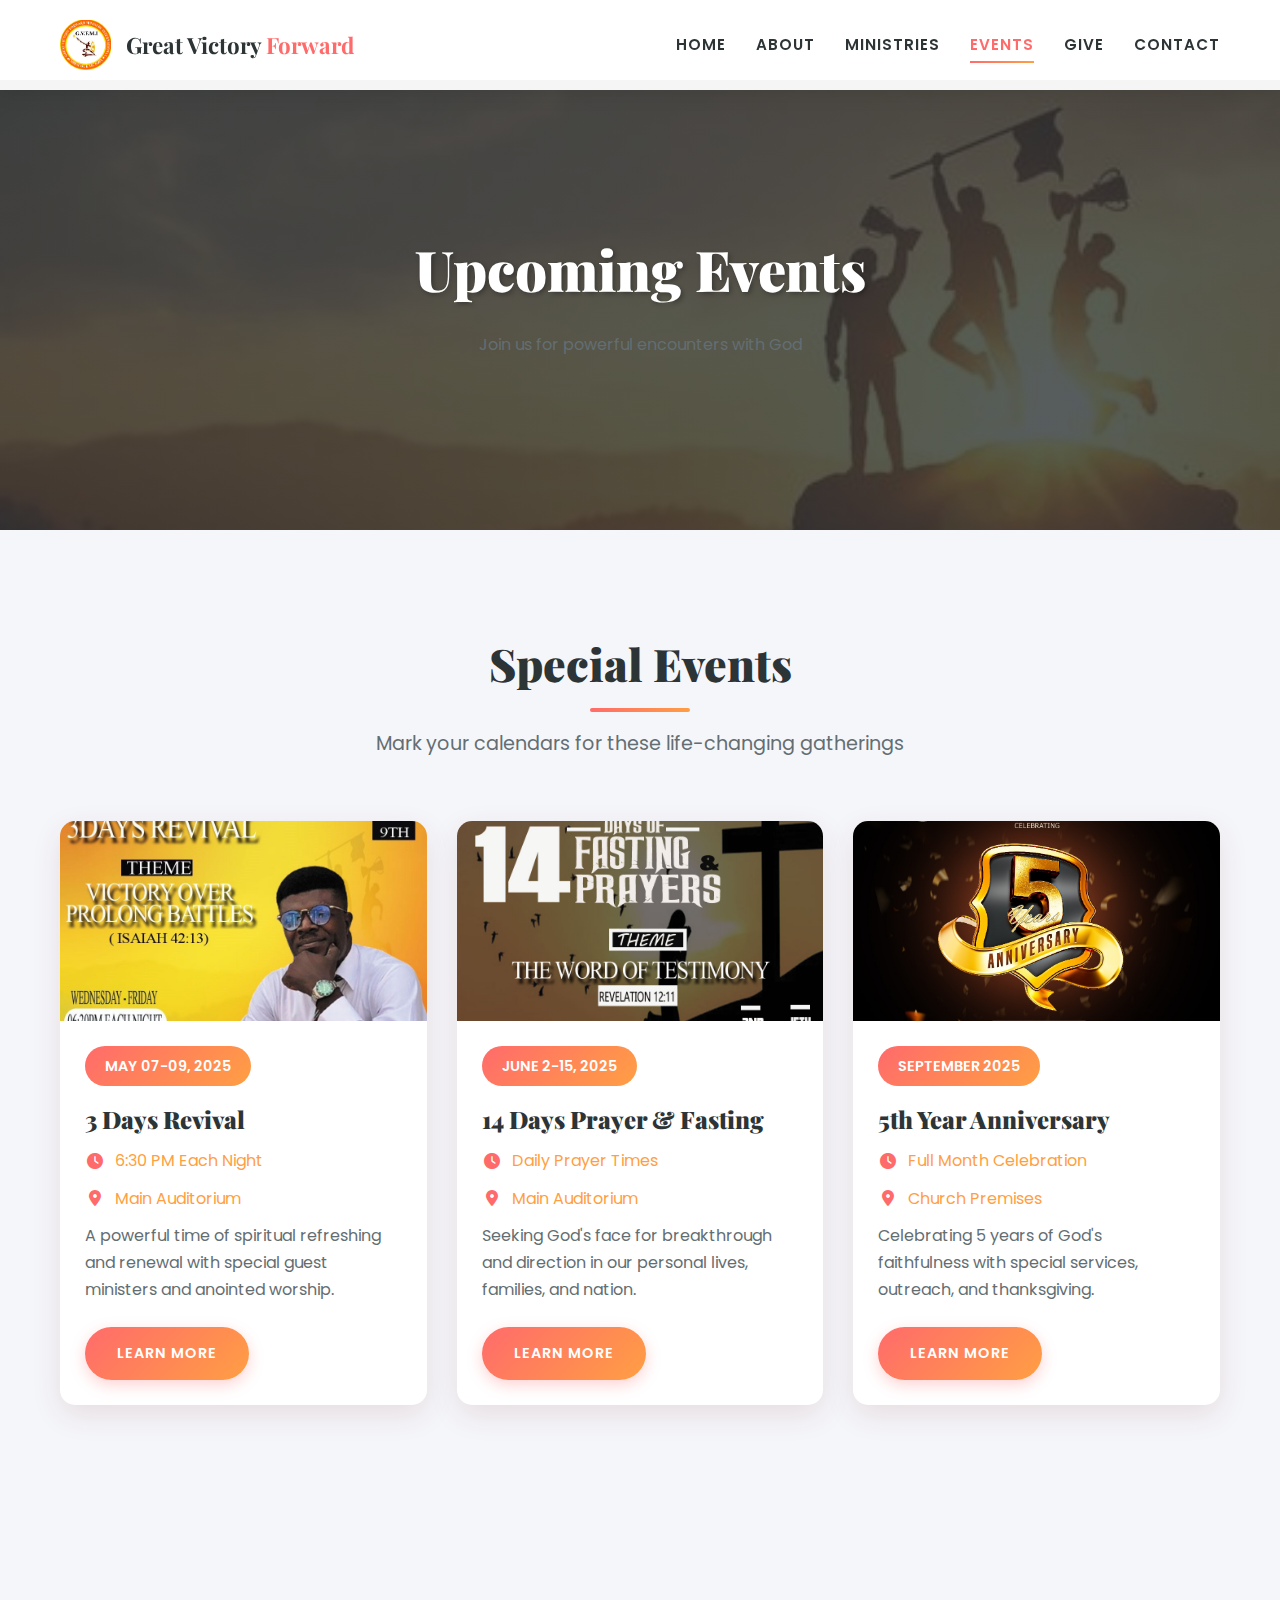
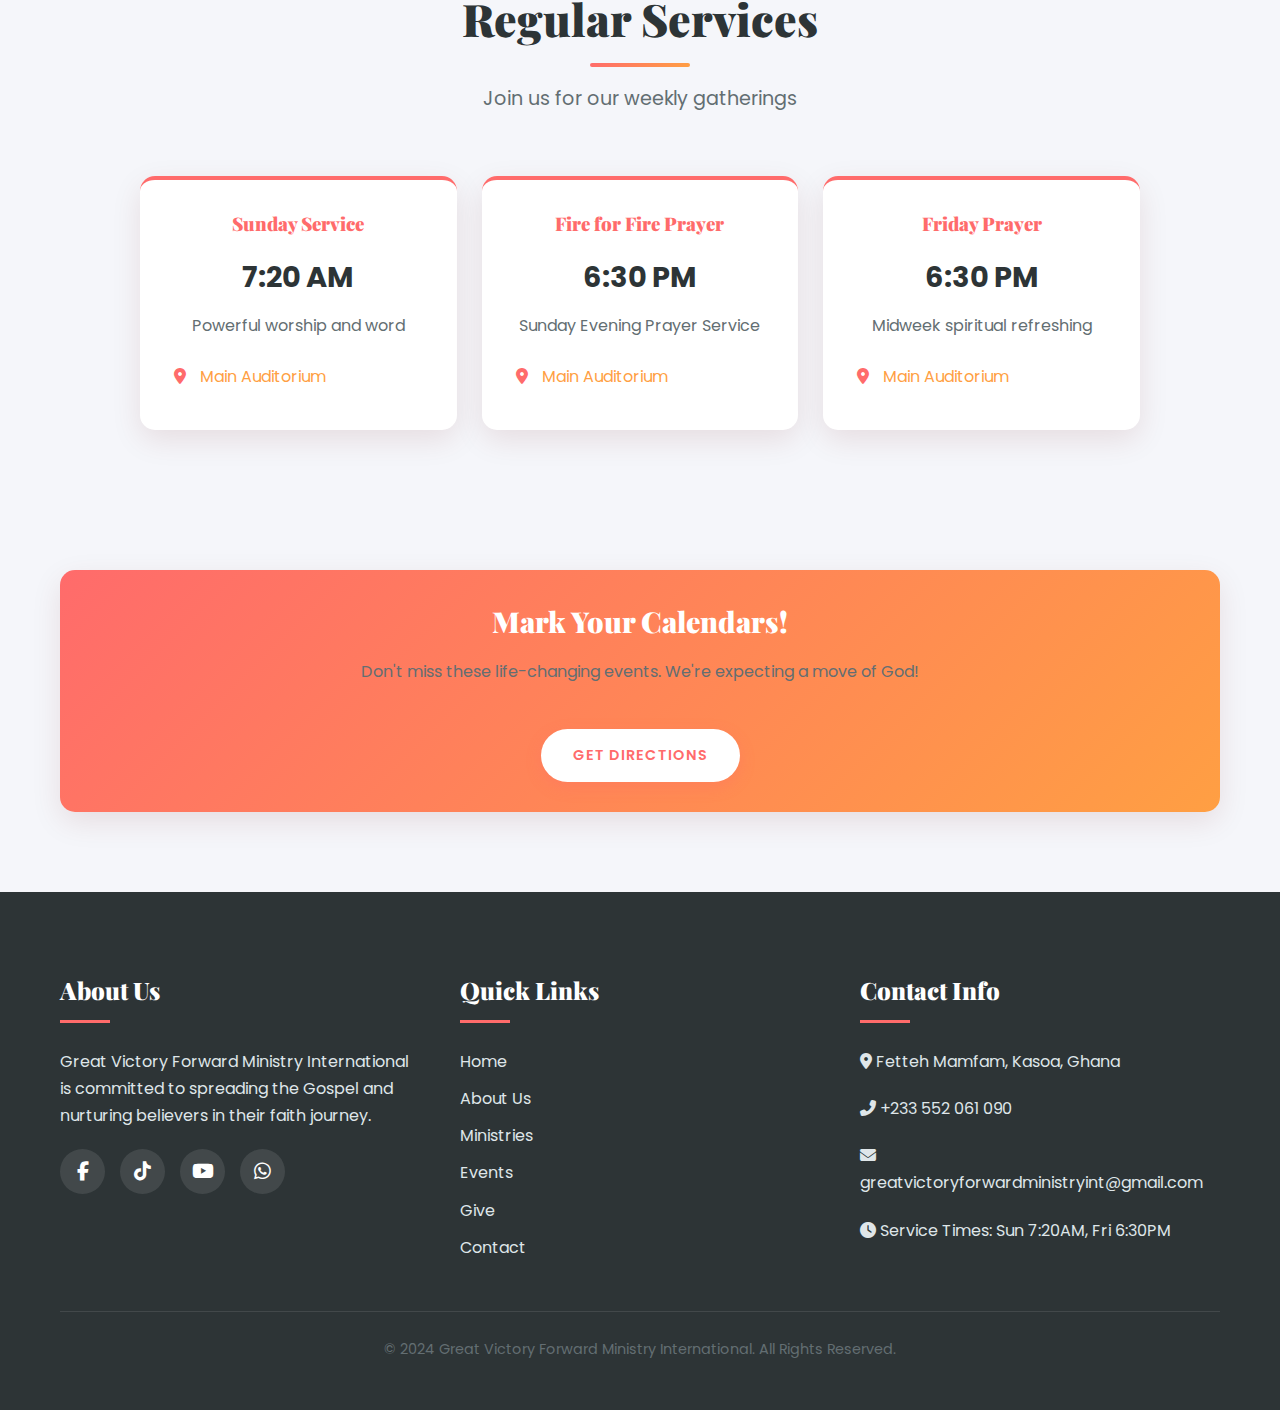
<file: events.html>
<!DOCTYPE html>
<html lang="en">
<head>
    <meta charset="UTF-8">
    <meta name="viewport" content="width=device-width, initial-scale=1.0">
    <title>Events - GVFMI</title>
    <meta name="description" content="Upcoming events at Great Victory Forward Ministry International - Join us for powerful encounters with God">
    <!-- Fonts & Icons -->
    <link href="https://fonts.googleapis.com/css2?family=Poppins:wght@300;400;600;700&family=Playfair+Display:wght@700&display=swap" rel="stylesheet">
    <link rel="stylesheet" href="https://cdnjs.cloudflare.com/ajax/libs/font-awesome/6.4.0/css/all.min.css">
    <link rel="shortcut icon" href="images/favicon.ico" type="image/x-icon">
    <link rel="stylesheet" href="styles.css">
    <style>
        /* Events Page Specific Styles */
        .events-hero {
            height: 50vh;
            background: linear-gradient(rgba(45, 52, 54, 0.8), rgba(45, 52, 54, 0.8)), 
                        url('bb.jpg') center/cover no-repeat;
            display: flex;
            align-items: center;
            justify-content: center;
            text-align: center;
            color: var(--white);
            position: relative;
            margin-top: 80px;
        }
        
        .events-hero-content {
            position: relative;
            z-index: 2;
            max-width: 800px;
            padding: 20px;
        }
        
        .events-hero h1 {
            font-size: 3.5rem;
            margin-bottom: 20px;
            text-shadow: 2px 2px 5px rgba(0, 0, 0, 0.3);
        }
        
        .regular-services {
            background: var(--light);
            padding: 80px 0;
        }
        
        .service-cards {
            display: grid;
            grid-template-columns: repeat(auto-fit, minmax(300px, 1fr));
            gap: 25px;
            max-width: 1000px;
            margin: 0 auto;
        }
        
        .service-card {
            background: var(--white);
            padding: 30px;
            border-radius: 15px;
            box-shadow: var(--shadow);
            text-align: center;
            transition: var(--transition);
            border-top: 4px solid var(--primary);
        }
        
        .service-card:hover {
            transform: translateY(-5px);
        }
        
        .service-card h3 {
            color: var(--primary);
            margin-bottom: 15px;
        }
        
        .service-time {
            font-size: 1.8rem;
            font-weight: bold;
            color: var(--secondary);
            margin-bottom: 10px;
        }
        
        .announcement-banner {
            background: var(--gradient-primary);
            color: var(--white);
            padding: 30px;
            text-align: center;
            margin-top: 60px;
            border-radius: 15px;
            box-shadow: var(--shadow);
        }
        
        .announcement-banner h3 {
            font-size: 1.8rem;
            margin-bottom: 15px;
        }
        
        .btn-white {
            background: var(--white);
            color: var(--primary);
            margin-top: 20px;
        }
        
        .btn-white:hover {
            background: var(--light);
        }
        
        @media (max-width: 768px) {
            .events-hero h1 {
                font-size: 2.5rem;
            }
            
            .announcement-banner h3 {
                font-size: 1.5rem;
            }
        }
    </style>
</head>
<body>
    <!-- ===== HEADER ===== -->
    <header id="header">
        <div class="container">
            <div class="header-inner">
                <div class="logo-container">
                    <img src="church logo.jpg" alt="GVFMI Logo" class="logo-img">
                    <div class="logo-text">Great Victory <span>Forward</span></div>
                </div>
                
                <button class="mobile-menu-btn" id="mobileMenuBtn" aria-label="Toggle navigation">
                    <i class="fas fa-bars"></i>
                </button>
                
                <nav>
                    <ul class="nav-menu" id="navMenu">
                        <li><a href="index.html">Home</a></li>
                        <li><a href="about.html">About</a></li>
                        <li><a href="ministries.html">Ministries</a></li>
                        <li><a href="events.html" class="active">Events</a></li>
                        <li><a href="give.html">Give</a></li>
                        <li><a href="contact.html">Contact</a></li>
                    </ul>
                </nav>
            </div>
        </div>
    </header>

    <!-- ===== HERO SECTION ===== -->
    <section class="events-hero">
        <div class="events-hero-content">
            <h1>Upcoming Events</h1>
            <p>Join us for powerful encounters with God</p>
        </div>
    </section>

    <!-- ===== EVENTS SECTION ===== -->
    <section class="section">
        <div class="container">
            <div class="section-title">
                <h2>Special Events</h2>
                <p>Mark your calendars for these life-changing gatherings</p>
            </div>
            
            <div class="event-cards">
                <!-- 3 Days Revival -->
                <div class="event-card">
                    <img src="vic.jpg" alt="3 Days Revival" class="event-image">
                    <div class="event-content">
                        <span class="event-date">MAY 07-09, 2025</span>
                        <h3 class="event-title">3 Days Revival</h3>
                        <div class="event-detail">
                            <i class="fas fa-clock"></i> 6:30 PM Each Night
                        </div>
                        <div class="event-detail">
                            <i class="fas fa-map-marker-alt"></i> Main Auditorium
                        </div>
                        <p>A powerful time of spiritual refreshing and renewal with special guest ministers and anointed worship.</p>
                        <a href="contact.html" class="btn">Learn More</a>
                    </div>
                </div>
                
                <!-- 14 Days Fasting -->
                <div class="event-card">
                    <img src="JUNE-F-AND-P.jpg" alt="14 Days Prayer & Fasting" class="event-image">
                    <div class="event-content">
                        <span class="event-date">JUNE 2-15, 2025</span>
                        <h3 class="event-title">14 Days Prayer & Fasting</h3>
                        <div class="event-detail">
                            <i class="fas fa-clock"></i> Daily Prayer Times
                        </div>
                        <div class="event-detail">
                            <i class="fas fa-map-marker-alt"></i> Main Auditorium
                        </div>
                        <p>Seeking God's face for breakthrough and direction in our personal lives, families, and nation.</p>
                        <a href="contact.html" class="btn">Learn More</a>
                    </div>
                </div>
                
                <!-- 5th Anniversary -->
                <div class="event-card">
                    <img src="anniversary.jpg" alt="5th Anniversary" class="event-image">
                    <div class="event-content">
                        <span class="event-date">SEPTEMBER 2025</span>
                        <h3 class="event-title">5th Year Anniversary</h3>
                        <div class="event-detail">
                            <i class="fas fa-clock"></i> Full Month Celebration
                        </div>
                        <div class="event-detail">
                            <i class="fas fa-map-marker-alt"></i> Church Premises
                        </div>
                        <p>Celebrating 5 years of God's faithfulness with special services, outreach, and thanksgiving.</p>
                        <a href="contact.html" class="btn">Learn More</a>
                    </div>
                </div>
            </div>
        </div>
    </section>

    <!-- ===== REGULAR SERVICES SECTION ===== -->
    <section class="regular-services">
        <div class="container">
            <div class="section-title">
                <h2>Regular Services</h2>
                <p>Join us for our weekly gatherings</p>
            </div>
            
            <div class="service-cards">
                <!-- Sunday Morning -->
                <div class="service-card">
                    <h3>Sunday Service</h3>
                    <div class="service-time">7:20 AM</div>
                    <p>Powerful worship and word</p>
                    <div class="event-detail">
                        <i class="fas fa-map-marker-alt"></i> Main Auditorium
                    </div>
                </div>
                
                <!-- Fire for Fire -->
                <div class="service-card">
                    <h3>Fire for Fire Prayer</h3>
                    <div class="service-time">6:30 PM</div>
                    <p>Sunday Evening Prayer Service</p>
                    <div class="event-detail">
                        <i class="fas fa-map-marker-alt"></i> Main Auditorium
                    </div>
                </div>
                
                <!-- Friday Prayer -->
                <div class="service-card">
                    <h3>Friday Prayer</h3>
                    <div class="service-time">6:30 PM</div>
                    <p>Midweek spiritual refreshing</p>
                    <div class="event-detail">
                        <i class="fas fa-map-marker-alt"></i> Main Auditorium
                    </div>
                </div>
            </div>
        </div>
    </section>

    <div class="container">
        <div class="announcement-banner">
            <h3>Mark Your Calendars!</h3>
            <p>Don't miss these life-changing events. We're expecting a move of God!</p>
            <a href="contact.html" class="btn btn-white">Get Directions</a>
        </div>
    </div>

    <!-- ===== FOOTER ===== -->
    <footer class="footer">
        <div class="container">
            <div class="footer-content">
                <div class="footer-column">
                    <h3>About Us</h3>
                    <p>Great Victory Forward Ministry International is committed to spreading the Gospel and nurturing believers in their faith journey.</p>
                    <div class="social-links">
                        <a href="https://www.facebook.com/share/1EFfg3qLLZ/?mibextid=qi2Omg" target="_blank" aria-label="Facebook"><i class="fab fa-facebook-f"></i></a>
                        <a href="https://www.tiktok.com/@great.victory.for?_t=ZM-8vt9brV9bZm&_r=1" target="_blank" aria-label="Tiktok"><i class="fab fa-tiktok"></i></a>
                        <a href="https://youtube.com/gvfmi" target="_blank" aria-label="YouTube"><i class="fab fa-youtube"></i></a>
                        <a href="https://wa.me/233552061090" target="_blank" aria-label="WhatsApp"><i class="fab fa-whatsapp"></i></a>
                    </div>
                </div>
                
                <div class="footer-column">
                    <h3>Quick Links</h3>
                    <a href="index.html">Home</a>
                    <a href="about.html">About Us</a>
                    <a href="ministries.html">Ministries</a>
                    <a href="events.html">Events</a>
                    <a href="give.html">Give</a>
                    <a href="contact.html">Contact</a>
                </div>
                
                <div class="footer-column">
                    <h3>Contact Info</h3>
                    <p><i class="fas fa-map-marker-alt"></i> Fetteh Mamfam, Kasoa, Ghana</p>
                    <p><i class="fas fa-phone-alt"></i> +233 552 061 090</p>
                    <p><i class="fas fa-envelope"></i> greatvictoryforwardministryint@gmail.com</p>
                    <p><i class="fas fa-clock"></i> Service Times: Sun 7:20AM, Fri 6:30PM</p>
                </div>
            </div>
            
            <div class="copyright">
                <p>&copy; 2024 Great Victory Forward Ministry International. All Rights Reserved.</p>
            </div>
        </div>
    </footer>

    <!-- ===== SCRIPTS ===== -->
    <script>
        // Mobile Menu Toggle
        const mobileMenuBtn = document.getElementById('mobileMenuBtn');
        const navMenu = document.getElementById('navMenu');
        
        mobileMenuBtn.addEventListener('click', () => {
            navMenu.classList.toggle('active');
            mobileMenuBtn.innerHTML = navMenu.classList.contains('active') ? 
                '<i class="fas fa-times"></i>' : '<i class="fas fa-bars"></i>';
            mobileMenuBtn.setAttribute('aria-expanded', navMenu.classList.contains('active'));
        });
        
        // Close menu when clicking on a link
        document.querySelectorAll('#navMenu a').forEach(link => {
            link.addEventListener('click', () => {
                navMenu.classList.remove('active');
                mobileMenuBtn.innerHTML = '<i class="fas fa-bars"></i>';
                mobileMenuBtn.setAttribute('aria-expanded', 'false');
            });
        });
        
        // Header scroll effect
        window.addEventListener('scroll', () => {
            const header = document.getElementById('header');
            if (window.scrollY > 50) {
                header.classList.add('header-scrolled');
            } else {
                header.classList.remove('header-scrolled');
            }
        });
    </script>
</body>
</html>
</file>
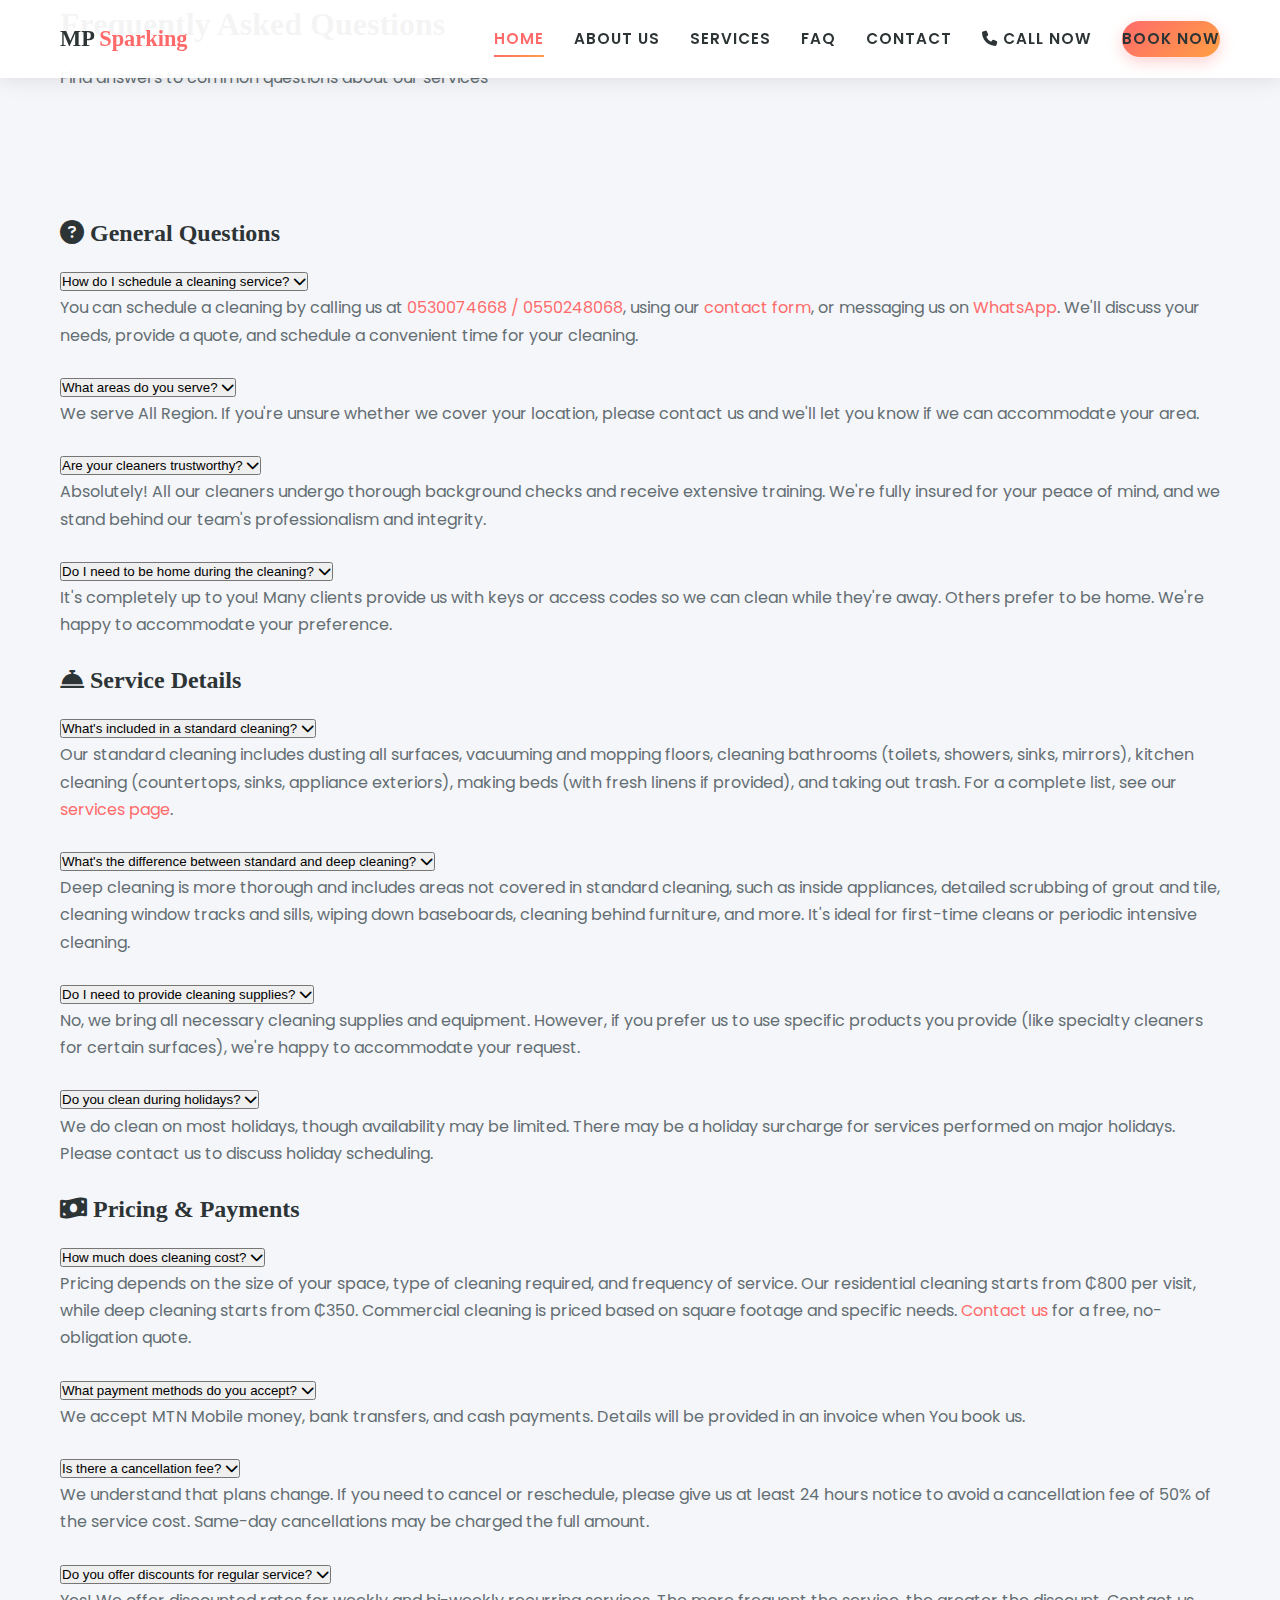
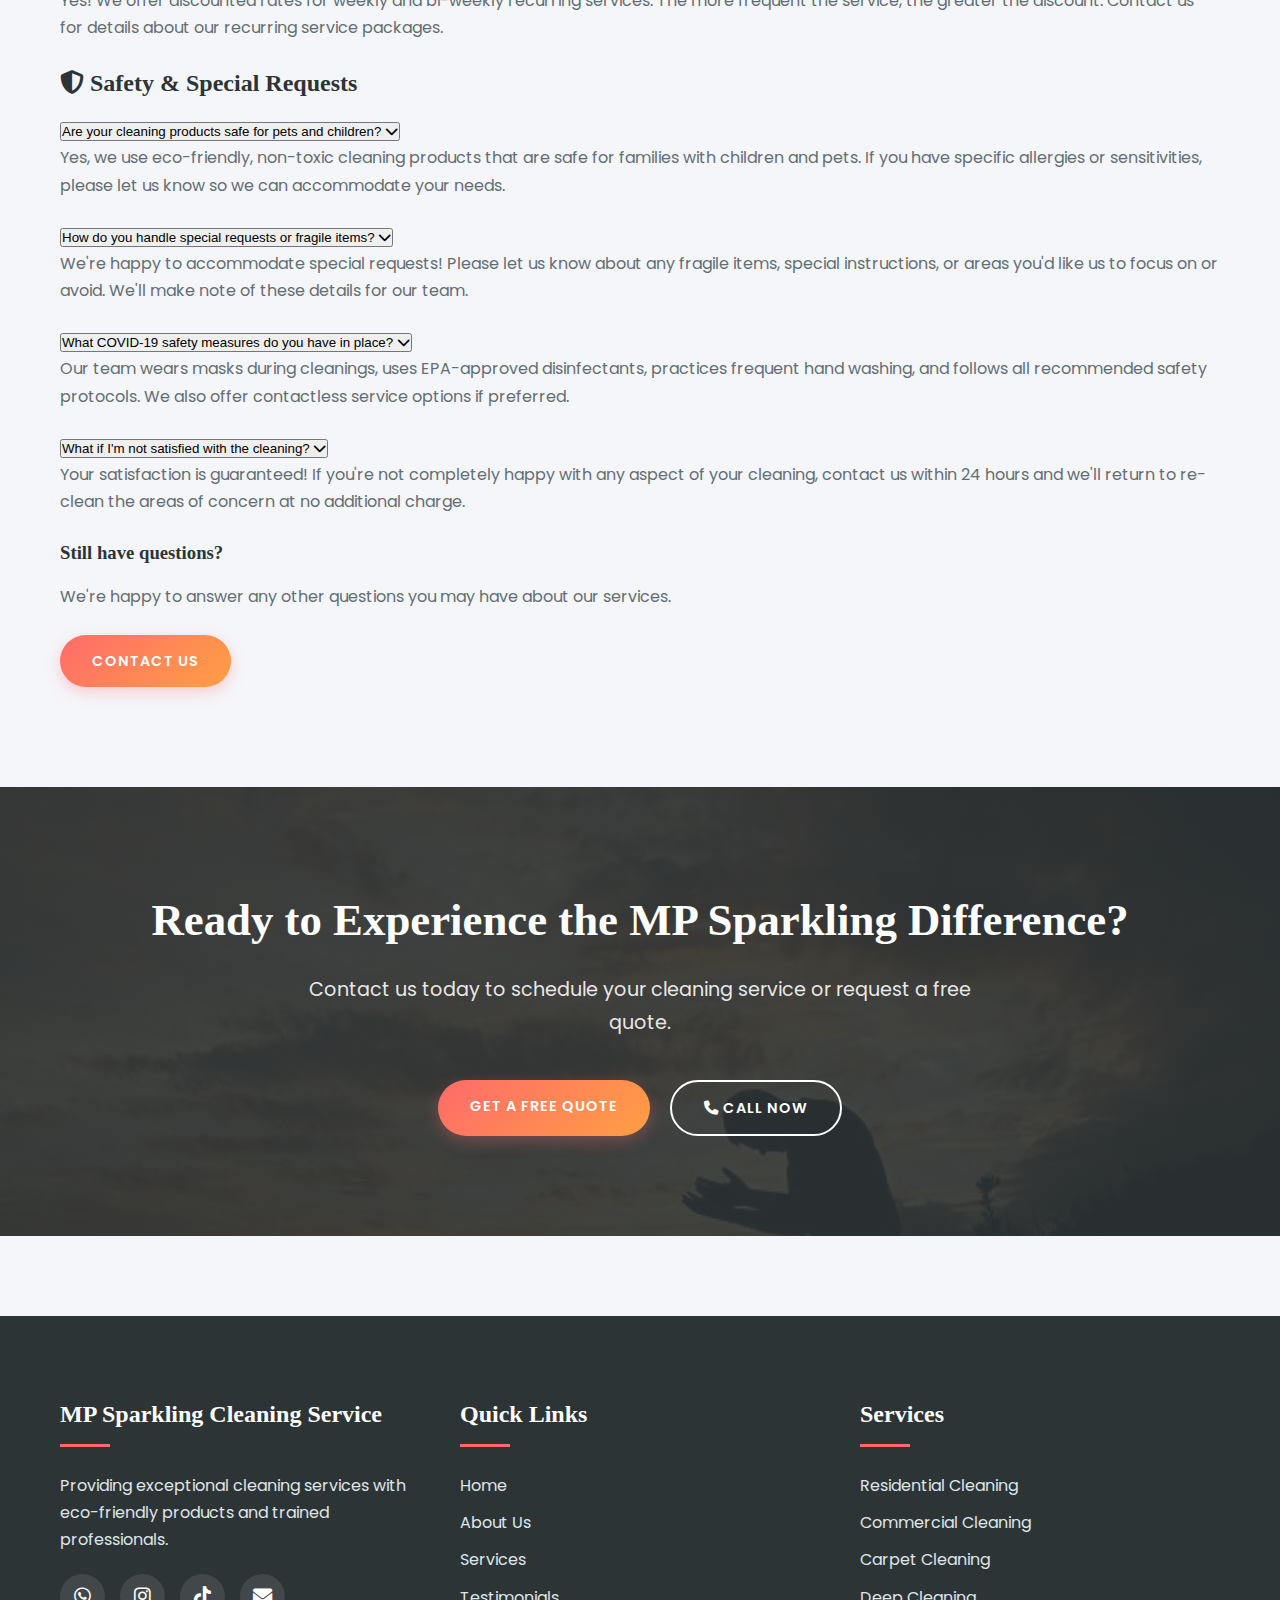
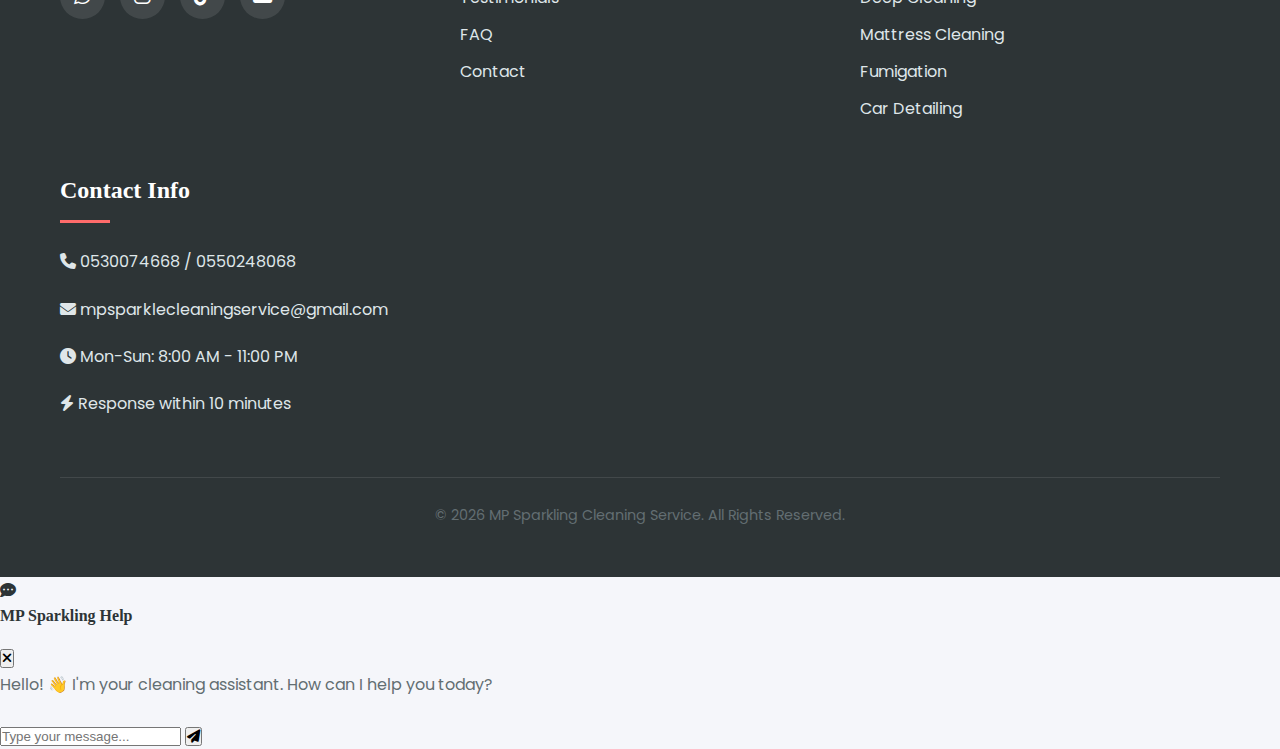
<file: faq.html>
<!DOCTYPE html>
<html lang="en">
<head>
    <meta charset="UTF-8">
    <meta name="viewport" content="width=device-width, initial-scale=1.0">
    <title>FAQ | MP Sparkling Cleaning Services</title>
    <meta name="description" content="Frequently asked questions about MP Sparkling Cleaning Services. Get answers about our services, pricing, and more.">
    <link rel="icon" type="image/x-icon" href="favicon.ico">
    <link rel="stylesheet" href="https://cdnjs.cloudflare.com/ajax/libs/font-awesome/6.4.0/css/all.min.css">
     <link rel="stylesheet" href="styles.css">
      <link rel="preconnect" href="https://fonts.googleapis.com">
    <link rel="preconnect" href="https://fonts.gstatic.com" crossorigin>
    <link href="https://fonts.googleapis.com/css2?family=Inter:wght@300;400;500;600;700&family=Poppins:wght@300;400;500;600;700;800&display=swap" rel="stylesheet">
    
</head>
<body>
    <!-- Header -->
    <header id="header">
        <div class="container">
            <div class="header-inner">
                <div class="logo-container">
                    <div class="logo-text">MP <span>Sparking</span></div>
                </div>
                
                <button class="mobile-menu-btn" id="mobileMenuBtn" aria-label="Toggle navigation">
                    <i class="fas fa-bars"></i>
                </button>
                
                <nav>
                    <ul class="nav-menu" id="navMenu">
                          <li><a href="index.html" class="active">Home</a></li>
                        <li><a href="about.html">About Us</a></li>
                        <li><a href="services.html">Services</a></li>
                         <li><a href="faq.html">FAQ</a></li>
                        <li><a href="contact.html">Contact</a></li>
                        <li><a href="tel:0530074668" class="btn-call"><i class="fas fa-phone"></i> Call Now</a></li>
                         <li><a href="contact.html#booking" class="btn btn-book">Book Now</a></li>
                    </ul>
                </nav>
            </div>
        </div>
    </header>

    <!-- Page Hero -->
    <section class="page-hero">
        <div class="container">
            <h1>Frequently Asked Questions</h1>
            <p>Find answers to common questions about our services</p>
        </div>
    </section>

    <!-- FAQ Section -->
    <section class="section">
        <div class="container">
            <div class="faq-container">
                <div class="faq-category">
                    <h2><i class="fas fa-question-circle"></i> General Questions</h2>
                    
                    <div class="faq-item">
                        <button class="faq-question">
                            How do I schedule a cleaning service?
                            <i class="fas fa-chevron-down"></i>
                        </button>
                        <div class="faq-answer">
                            <p>You can schedule a cleaning by calling us at <a href="tel:0530074668 / 0550248068">0530074668 / 0550248068</a>, using our <a href="contact.html">contact form</a>, or messaging us on <a href="https://wa.me/233542977602" target="_blank">WhatsApp</a>. We'll discuss your needs, provide a quote, and schedule a convenient time for your cleaning.</p>
                        </div>
                    </div>
                    
                    <div class="faq-item">
                        <button class="faq-question">
                            What areas do you serve?
                            <i class="fas fa-chevron-down"></i>
                        </button>
                        <div class="faq-answer">
                            <p>We serve All Region. If you're unsure whether we cover your location, please contact us and we'll let you know if we can accommodate your area.</p>
                        </div>
                    </div>
                    
                    <div class="faq-item">
                        <button class="faq-question">
                            Are your cleaners trustworthy?
                            <i class="fas fa-chevron-down"></i>
                        </button>
                        <div class="faq-answer">
                            <p>Absolutely! All our cleaners undergo thorough background checks and receive extensive training. We're fully insured for your peace of mind, and we stand behind our team's professionalism and integrity.</p>
                        </div>
                    </div>
                    
                    <div class="faq-item">
                        <button class="faq-question">
                            Do I need to be home during the cleaning?
                            <i class="fas fa-chevron-down"></i>
                        </button>
                        <div class="faq-answer">
                            <p>It's completely up to you! Many clients provide us with keys or access codes so we can clean while they're away. Others prefer to be home. We're happy to accommodate your preference.</p>
                        </div>
                    </div>
                </div>
                
                <div class="faq-category">
                    <h2><i class="fas fa-concierge-bell"></i> Service Details</h2>
                    
                    <div class="faq-item">
                        <button class="faq-question">
                            What's included in a standard cleaning?
                            <i class="fas fa-chevron-down"></i>
                        </button>
                        <div class="faq-answer">
                            <p>Our standard cleaning includes dusting all surfaces, vacuuming and mopping floors, cleaning bathrooms (toilets, showers, sinks, mirrors), kitchen cleaning (countertops, sinks, appliance exteriors), making beds (with fresh linens if provided), and taking out trash. For a complete list, see our <a href="services.html">services page</a>.</p>
                        </div>
                    </div>
                    
                    <div class="faq-item">
                        <button class="faq-question">
                            What's the difference between standard and deep cleaning?
                            <i class="fas fa-chevron-down"></i>
                        </button>
                        <div class="faq-answer">
                            <p>Deep cleaning is more thorough and includes areas not covered in standard cleaning, such as inside appliances, detailed scrubbing of grout and tile, cleaning window tracks and sills, wiping down baseboards, cleaning behind furniture, and more. It's ideal for first-time cleans or periodic intensive cleaning.</p>
                        </div>
                    </div>
                    
                    <div class="faq-item">
                        <button class="faq-question">
                            Do I need to provide cleaning supplies?
                            <i class="fas fa-chevron-down"></i>
                        </button>
                        <div class="faq-answer">
                            <p>No, we bring all necessary cleaning supplies and equipment. However, if you prefer us to use specific products you provide (like specialty cleaners for certain surfaces), we're happy to accommodate your request.</p>
                        </div>
                    </div>
                    
                    <div class="faq-item">
                        <button class="faq-question">
                            Do you clean during holidays?
                            <i class="fas fa-chevron-down"></i>
                        </button>
                        <div class="faq-answer">
                            <p>We do clean on most holidays, though availability may be limited. There may be a holiday surcharge for services performed on major holidays. Please contact us to discuss holiday scheduling.</p>
                        </div>
                    </div>
                </div>
                
                <div class="faq-category">
                    <h2><i class="fas fa-money-bill-wave"></i> Pricing & Payments</h2>
                    
                    <div class="faq-item">
                        <button class="faq-question">
                            How much does cleaning cost?
                            <i class="fas fa-chevron-down"></i>
                        </button>
                        <div class="faq-answer">
                            <p>Pricing depends on the size of your space, type of cleaning required, and frequency of service. Our residential cleaning starts from ₵800 per visit, while deep cleaning starts from ₵350. Commercial cleaning is priced based on square footage and specific needs. <a href="contact.html">Contact us</a> for a free, no-obligation quote.</p>
                        </div>
                    </div>
                    
                    <div class="faq-item">
                        <button class="faq-question">
                            What payment methods do you accept?
                            <i class="fas fa-chevron-down"></i>
                        </button>
                        <div class="faq-answer">
                            <p>We accept MTN Mobile money, bank transfers, and cash payments. Details will be provided in an invoice when You book us.</p>
                        </div>
                    </div>
                    
                    <div class="faq-item">
                        <button class="faq-question">
                            Is there a cancellation fee?
                            <i class="fas fa-chevron-down"></i>
                        </button>
                        <div class="faq-answer">
                            <p>We understand that plans change. If you need to cancel or reschedule, please give us at least 24 hours notice to avoid a cancellation fee of 50% of the service cost. Same-day cancellations may be charged the full amount.</p>
                        </div>
                    </div>
                    
                    <div class="faq-item">
                        <button class="faq-question">
                            Do you offer discounts for regular service?
                            <i class="fas fa-chevron-down"></i>
                        </button>
                        <div class="faq-answer">
                            <p>Yes! We offer discounted rates for weekly and bi-weekly recurring services. The more frequent the service, the greater the discount. Contact us for details about our recurring service packages.</p>
                        </div>
                    </div>
                </div>
                
                <div class="faq-category">
                    <h2><i class="fas fa-shield-alt"></i> Safety & Special Requests</h2>
                    
                    <div class="faq-item">
                        <button class="faq-question">
                            Are your cleaning products safe for pets and children?
                            <i class="fas fa-chevron-down"></i>
                        </button>
                        <div class="faq-answer">
                            <p>Yes, we use eco-friendly, non-toxic cleaning products that are safe for families with children and pets. If you have specific allergies or sensitivities, please let us know so we can accommodate your needs.</p>
                        </div>
                    </div>
                    
                    <div class="faq-item">
                        <button class="faq-question">
                            How do you handle special requests or fragile items?
                            <i class="fas fa-chevron-down"></i>
                        </button>
                        <div class="faq-answer">
                            <p>We're happy to accommodate special requests! Please let us know about any fragile items, special instructions, or areas you'd like us to focus on or avoid. We'll make note of these details for our team.</p>
                        </div>
                    </div>
                    
                    <div class="faq-item">
                        <button class="faq-question">
                            What COVID-19 safety measures do you have in place?
                            <i class="fas fa-chevron-down"></i>
                        </button>
                        <div class="faq-answer">
                            <p>Our team wears masks during cleanings, uses EPA-approved disinfectants, practices frequent hand washing, and follows all recommended safety protocols. We also offer contactless service options if preferred.</p>
                        </div>
                    </div>
                    
                    <div class="faq-item">
                        <button class="faq-question">
                            What if I'm not satisfied with the cleaning?
                            <i class="fas fa-chevron-down"></i>
                        </button>
                        <div class="faq-answer">
                            <p>Your satisfaction is guaranteed! If you're not completely happy with any aspect of your cleaning, contact us within 24 hours and we'll return to re-clean the areas of concern at no additional charge.</p>
                        </div>
                    </div>
                </div>
            </div>
            
            <div class="faq-cta">
                <h3>Still have questions?</h3>
                <p>We're happy to answer any other questions you may have about our services.</p>
                <a href="contact.html" class="btn">Contact Us</a>
            </div>
        </div>
    </section>

    <!-- CTA Section -->
    <section class="cta">
        <div class="container">
            <h2>Ready to Experience the MP Sparkling Difference?</h2>
            <p>Contact us today to schedule your cleaning service or request a free quote.</p>
            <div class="cta-buttons">
                <a href="contact.html" class="btn">Get a Free Quote</a>
                <a href="tel:0542977602" class="btn btn-outline"><i class="fas fa-phone"></i> Call Now</a>
            </div>
        </div>
    </section>

    <!-- Footer -->
    <footer class="footer">
        <div class="container">
            <div class="footer-content">
                <div class="footer-column">
                    <h3>MP Sparkling Cleaning Service</h3>
                    <p>Providing exceptional cleaning services with eco-friendly products and trained professionals.</p>
                    <div class="social-links">
                        <a href="https://wa.me/233530074668" aria-label="WhatsApp"><i class="fab fa-whatsapp"></i></a>
                        <a href="https://www.instagram.com/mps_cleaningservices?igsh=MTk1bTJucHQ5NWh6Yg==" aria-label="Instagram"><i class="fab fa-instagram"></i></a>
                        <a href="https://www.tiktok.com/@mps_cleaning?_t=ZM-905Uc5X4Sz6&_r=1" aria-label="TikTok"><i class="fab fa-tiktok"></i></a>
                        <a href="mailto:mpsparklecleaningservice@gmail.com" aria-label="Email"><i class="fas fa-envelope"></i></a>
                    </div>
                </div>
                
                <div class="footer-column">
                    <h3>Quick Links</h3>
                    <a href="index.html">Home</a>
                    <a href="about.html">About Us</a>
                    <a href="services.html">Services</a>
                    <a href="testimonials.html">Testimonials</a>
                    <a href="faq.html">FAQ</a>
                    <a href="contact.html">Contact</a>
                </div>
                
                <div class="footer-column">
                    <h3>Services</h3>
                    <a href="services.html#residential">Residential Cleaning</a>
                    <a href="services.html#commercial">Commercial Cleaning</a>
                    <a href="services.html#carpet">Carpet Cleaning</a>
                    <a href="services.html#deep">Deep Cleaning</a>
                    <a href="services.html#mattress">Mattress Cleaning</a>
                    <a href="services.html#fumigation">Fumigation</a>
                    <a href="services.html#car-detailing">Car Detailing</a>
                </div>
                
                <div class="footer-column">
                    <h3>Contact Info</h3>
                     <p><i class="fas fa-phone"></i> 0530074668 / 0550248068</p>
                    <p><i class="fas fa-envelope"></i> mpsparklecleaningservice@gmail.com</p>
                    <p><i class="fas fa-clock"></i> Mon-Sun: 8:00 AM - 11:00 PM</p>
                    <p><i class="fas fa-bolt"></i> Response within 10 minutes</p>
                </div>
            </div>
            
            <div class="copyright">
                <p>&copy; <span id="year"></span> MP Sparkling Cleaning Service. All Rights Reserved.</p>
            </div>
        </div>
    </footer>

    <!-- Chat Bot Button -->
    <div class="chat-bot-btn" id="chatBotBtn">
        <i class="fas fa-comment-dots"></i>
    </div>

    <!-- Chat Bot Container -->
    <div class="chat-bot-container" id="chatBotContainer">
        <div class="chat-header">
            <h4>MP Sparkling Help</h4>
            <button class="close-chat" id="closeChat"><i class="fas fa-times"></i></button>
        </div>
        <div class="chat-messages" id="chatMessages">
            <div class="bot-message">
                <p>Hello! 👋 I'm your cleaning assistant. How can I help you today?</p>
            </div>
        </div>
        <div class="chat-input">
            <input type="text" id="userInput" placeholder="Type your message...">
            <button id="sendMessage"><i class="fas fa-paper-plane"></i></button>
        </div>
    </div>

    <script>
        // Mobile Menu Toggle
        const mobileMenuBtn = document.getElementById('mobileMenuBtn');
        const navMenu = document.getElementById('navMenu');

        if (mobileMenuBtn && navMenu) {
            mobileMenuBtn.addEventListener('click', () => {
                const isActive = navMenu.classList.toggle('active');
                mobileMenuBtn.setAttribute('aria-expanded', isActive);
                mobileMenuBtn.innerHTML = isActive ? 
                    '<i class="fas fa-times"></i>' : '<i class="fas fa-bars"></i>';
            });

            // Close menu when clicking on links
            document.querySelectorAll('#navMenu a').forEach(link => {
                link.addEventListener('click', () => {
                    navMenu.classList.remove('active');
                    mobileMenuBtn.setAttribute('aria-expanded', 'false');
                    mobileMenuBtn.innerHTML = '<i class="fas fa-bars"></i>';
                });
            });
        }

        // Header Scroll Effect
        window.addEventListener('scroll', () => {
            const header = document.getElementById('header');
            if (window.scrollY > 50) {
                header.classList.add('header-scrolled');
            } else {
                header.classList.remove('header-scrolled');
            }
        });

        // Set Current Year in Footer
        document.getElementById('year').textContent = new Date().getFullYear();

        // FAQ Accordion
        const faqQuestions = document.querySelectorAll('.faq-question');
        if (faqQuestions) {
            faqQuestions.forEach(question => {
                question.addEventListener('click', () => {
                    const answer = question.nextElementSibling;
                    const isActive = question.classList.contains('active');
                    
                    // Close all FAQs
                    faqQuestions.forEach(q => {
                        q.classList.remove('active');
                        q.nextElementSibling.style.maxHeight = null;
                    });
                    
                    // Open clicked FAQ
                    if (!isActive) {
                        question.classList.add('active');
                        answer.style.maxHeight = answer.scrollHeight + 'px';
                    }
                });
            });
        }

        // Chat Bot Toggle
        const chatBotBtn = document.getElementById('chatBotBtn');
        const chatBotContainer = document.getElementById('chatBotContainer');
        const closeChat = document.getElementById('closeChat');

        if (chatBotBtn && chatBotContainer) {
            chatBotBtn.addEventListener('click', () => {
                chatBotContainer.classList.toggle('active');
            });
            closeChat.addEventListener('click', () => {
                chatBotContainer.classList.remove('active');
            });
        }

        // Chat Bot Functionality
        const chatMessages = document.getElementById('chatMessages');
        const userInput = document.getElementById('userInput');
        const sendMessage = document.getElementById('sendMessage');

        function sendUserMessage() {
            const message = userInput.value.trim();
            if (message) {
                // Add user message
                const userMsg = document.createElement('div');
                userMsg.className = 'user-message';
                userMsg.textContent = message;
                chatMessages.appendChild(userMsg);

                // Clear input
                userInput.value = '';

                // Bot reply after 1 second
                setTimeout(() => {
                    const botMsg = document.createElement('div');
                    botMsg.className = 'bot-message';
                    botMsg.textContent = getBotResponse(message);
                    chatMessages.appendChild(botMsg);
                    chatMessages.scrollTop = chatMessages.scrollHeight;
                }, 1000);
            }
        }

        function getBotResponse(message) {
            const msg = message.toLowerCase();
            if (msg.includes('hello') || msg.includes('hi')) {
                return "Hello! How can I help you today?";
            } else if (msg.includes('price') || msg.includes('cost')) {
                return "Our residential cleaning starts from ₵200 per visit. Please call us for a custom quote!";
            } else if (msg.includes('schedule')) {
                return "Call us at 054 297 7602 or use our contact form to schedule a cleaning!";
            } else {
                return "I'm sorry, I didn't understand. Please call us for assistance.";
            }
        }

        if (sendMessage && userInput) {
            sendMessage.addEventListener('click', sendUserMessage);
            userInput.addEventListener('keypress', (e) => {
                if (e.key === 'Enter') sendUserMessage();
            });
        }
    </script>
</body>
</html>
</file>
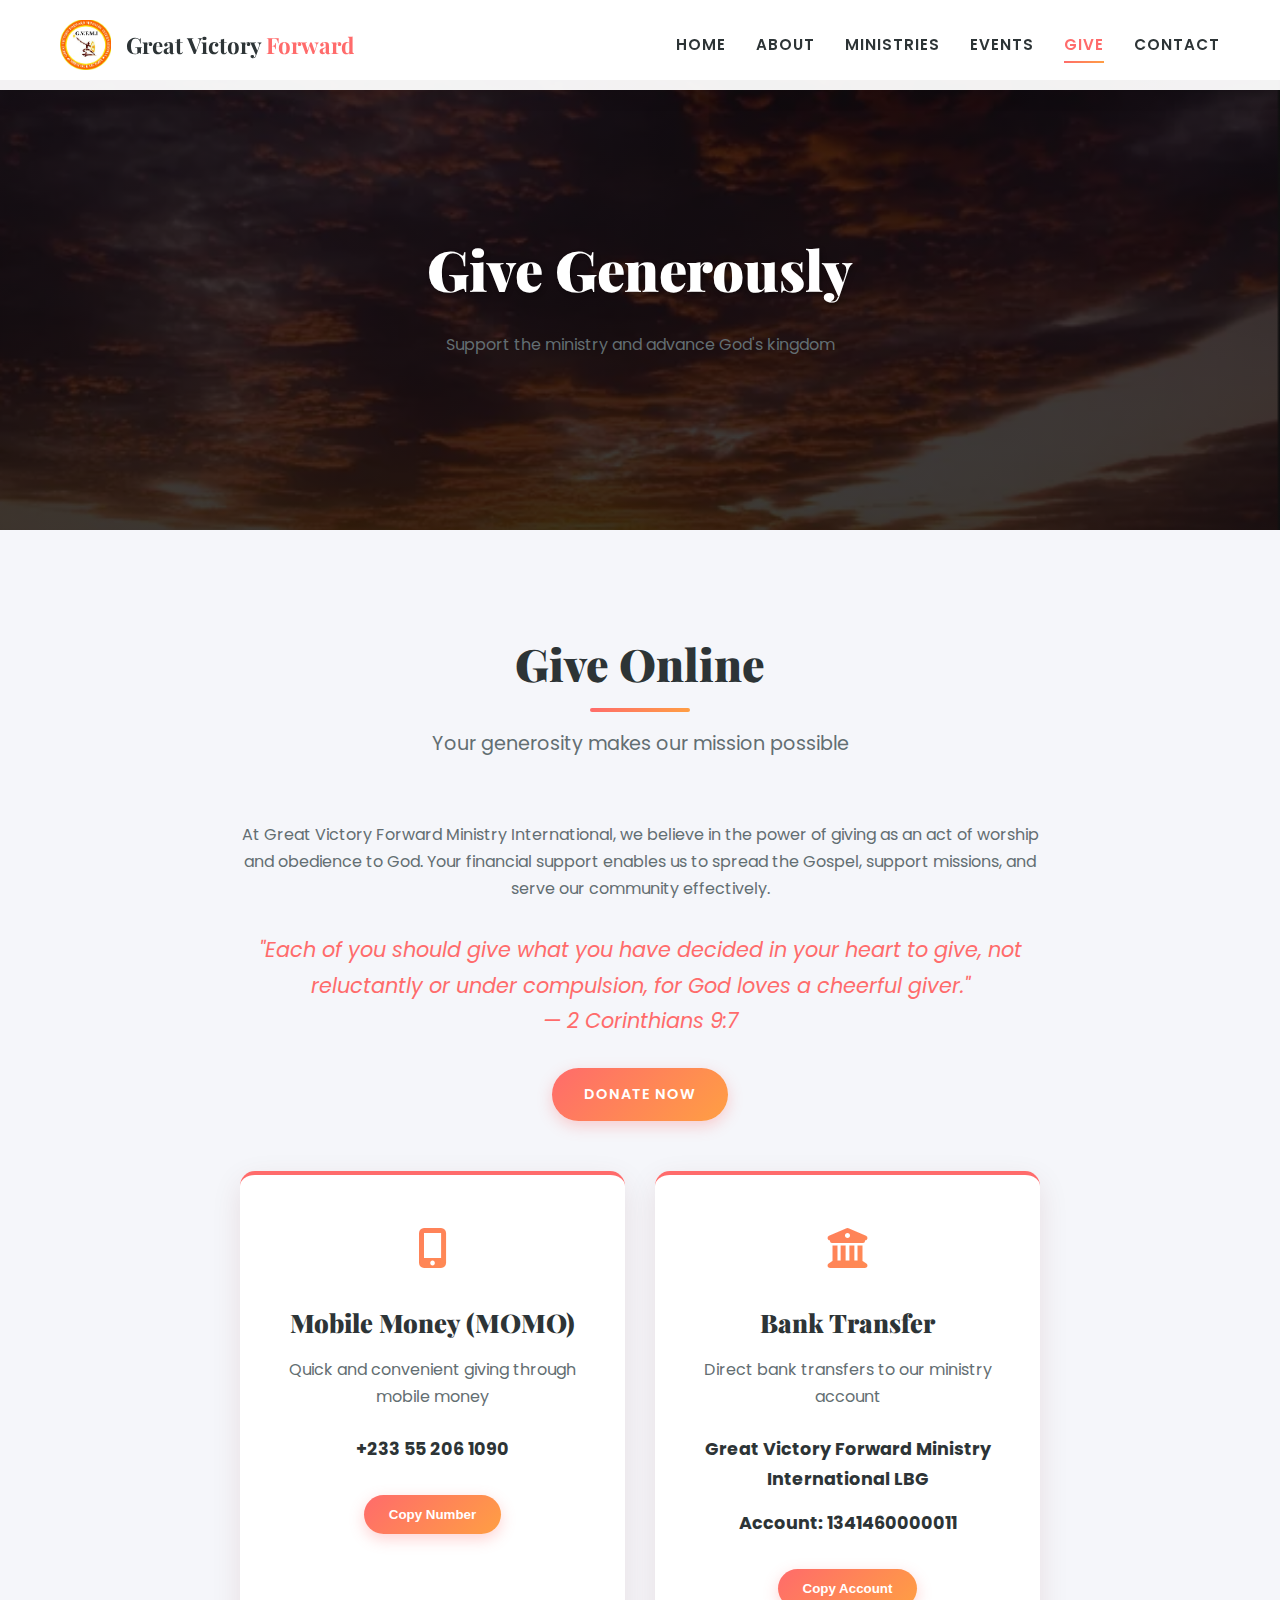
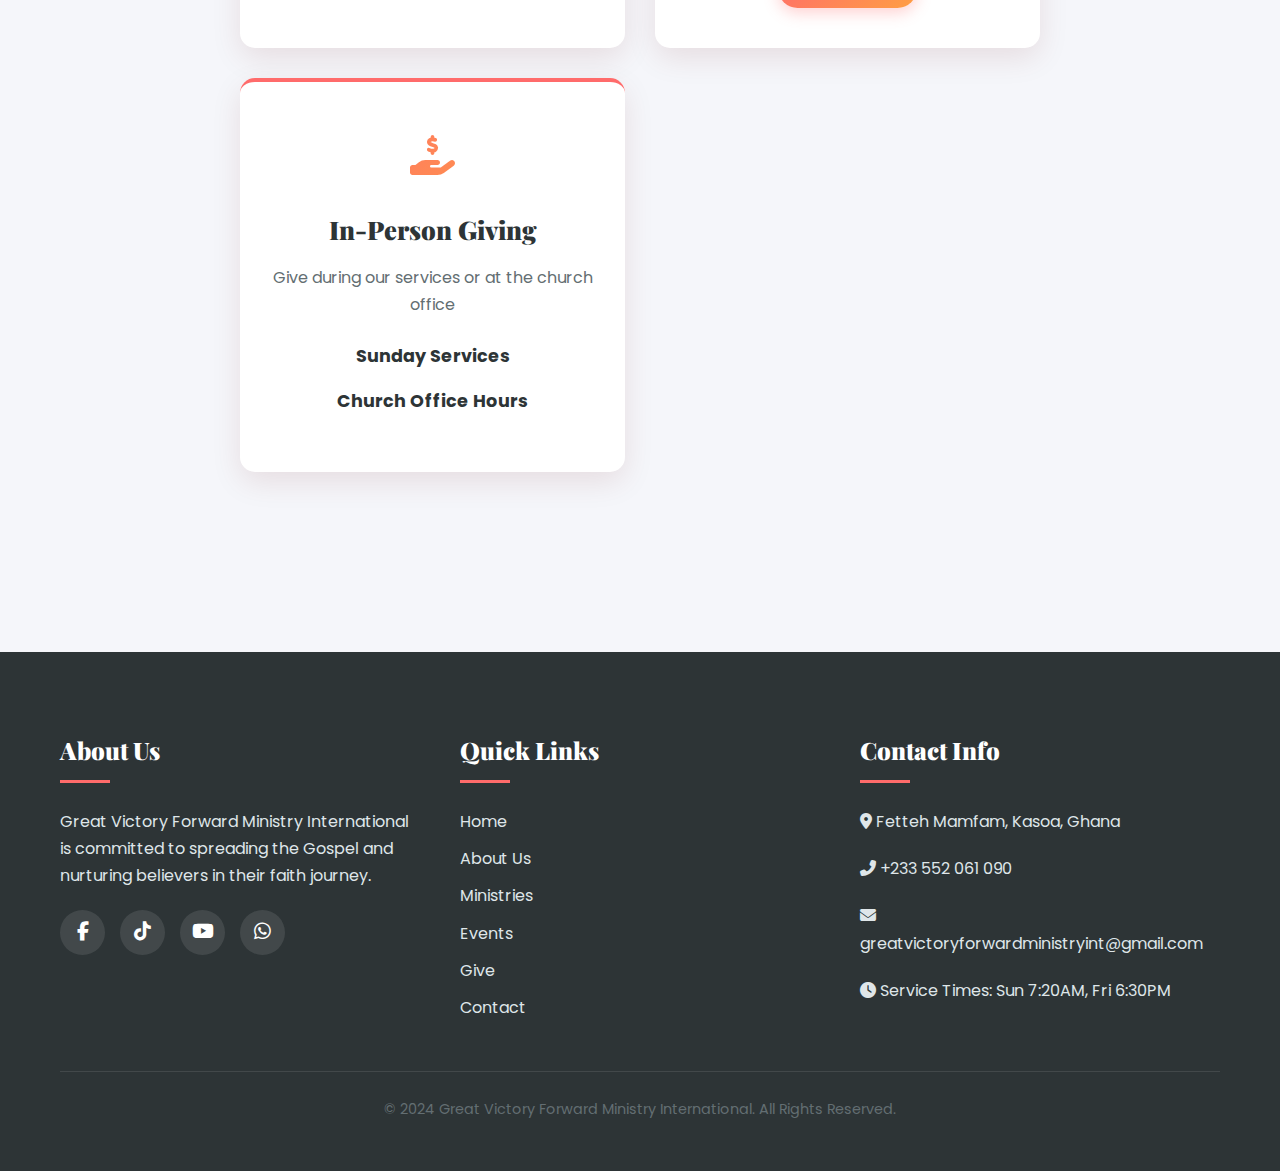
<file: give.html>
<!DOCTYPE html>
<html lang="en">
<head>
    <meta charset="UTF-8">
    <meta name="viewport" content="width=device-width, initial-scale=1.0">
    <title>Give - GVFMI</title>
    <meta name="description" content="Support the ministry of Great Victory Forward Ministry International through your generous giving">
    <!-- Fonts & Icons -->
    <link href="https://fonts.googleapis.com/css2?family=Poppins:wght@300;400;600;700&family=Playfair+Display:wght@700&display=swap" rel="stylesheet">
    <link rel="stylesheet" href="https://cdnjs.cloudflare.com/ajax/libs/font-awesome/6.4.0/css/all.min.css">
    <link rel="shortcut icon" href="images/favicon.ico" type="image/x-icon">
    <link rel="stylesheet" href="styles.css">
    <style>
        /* Give Page Specific Styles */
        .give-hero {
            height: 50vh;
            background: linear-gradient(rgba(12, 12, 12, 0.8), rgba(12, 12, 12, 0.8)), 
                        url('bk.png') center/cover no-repeat;
            display: flex;
            align-items: center;
            justify-content: center;
            text-align: center;
            color: var(--white);
            position: relative;
            margin-top: 80px;
        }
        
        .give-hero-content {
            position: relative;
            z-index: 2;
            max-width: 800px;
            padding: 20px;
        }
        
        .give-hero h1 {
            font-size: 3.5rem;
            margin-bottom: 20px;
            text-shadow: 2px 2px 5px rgba(0, 0, 0, 0.3);
        }
        
        .give-content {
            max-width: 800px;
            margin: 0 auto;
            text-align: center;
        }
        
        .verse {
            font-style: italic;
            color: var(--primary);
            margin: 30px 0;
            font-size: 1.3rem;
        }
        
        .donation-options {
            display: grid;
            grid-template-columns: repeat(auto-fit, minmax(300px, 1fr));
            gap: 30px;
            margin-top: 50px;
        }
        
        .donation-card {
            background: var(--white);
            padding: 40px 30px;
            border-radius: 15px;
            box-shadow: var(--shadow);
            text-align: center;
            transition: var(--transition);
            border-top: 4px solid var(--primary);
        }
        
        .donation-card:hover {
            transform: translateY(-10px);
            box-shadow: var(--shadow-hover);
        }
        
        .donation-icon {
            font-size: 2.5rem;
            margin-bottom: 20px;
            background: var(--gradient-primary);
            -webkit-background-clip: text;
            background-clip: text;
            color: transparent;
        }
        
        .donation-card h3 {
            font-size: 1.6rem;
            margin-bottom: 15px;
        }
        
        .highlight {
            font-weight: bold;
            font-size: 1.1rem;
            color: var(--secondary);
            margin: 15px 0;
            display: block;
        }
        
        .copy-btn {
            background: var(--gradient-primary);
            color: var(--white);
            border: none;
            padding: 12px 25px;
            border-radius: 50px;
            cursor: pointer;
            font-weight: 600;
            transition: var(--transition);
            margin-top: 15px;
            display: inline-block;
            box-shadow: 0 5px 15px rgba(255, 107, 107, 0.3);
        }
        
        .copy-btn:hover {
            transform: translateY(-5px);
            box-shadow: 0 15px 30px rgba(255, 107, 107, 0.4);
        }
        
        .donation-modal {
            display: none;
            position: fixed;
            top: 0;
            left: 0;
            width: 100%;
            height: 100%;
            background-color: rgba(0,0,0,0.7);
            z-index: 1000;
            justify-content: center;
            align-items: center;
        }
        
        .donation-content {
            background-color: var(--white);
            padding: 40px;
            border-radius: 15px;
            max-width: 500px;
            width: 90%;
            text-align: center;
            position: relative;
            box-shadow: var(--shadow-hover);
        }
        
        .close-btn {
            position: absolute;
            top: 15px;
            right: 20px;
            font-size: 24px;
            cursor: pointer;
            color: var(--gray);
            transition: var(--transition);
        }
        
        .close-btn:hover {
            color: var(--primary);
        }
        
        .donation-option {
            margin: 20px 0;
            padding: 20px;
            background-color: var(--light);
            border-radius: 10px;
        }
        
        @media (max-width: 768px) {
            .give-hero h1 {
                font-size: 2.5rem;
            }
        }
    </style>
</head>
<body>
    <!-- ===== HEADER ===== -->
    <header id="header">
        <div class="container">
            <div class="header-inner">
                <div class="logo-container">
                    <img src="church logo.jpg" alt="GVFMI Logo" class="logo-img">
                    <div class="logo-text">Great Victory <span>Forward</span></div>
                </div>
                
                <button class="mobile-menu-btn" id="mobileMenuBtn" aria-label="Toggle navigation">
                    <i class="fas fa-bars"></i>
                </button>
                
                <nav>
                    <ul class="nav-menu" id="navMenu">
                        <li><a href="index.html">Home</a></li>
                        <li><a href="about.html">About</a></li>
                        <li><a href="ministries.html">Ministries</a></li>
                        <li><a href="events.html">Events</a></li>
                        <li><a href="give.html" class="active">Give</a></li>
                        <li><a href="contact.html">Contact</a></li>
                    </ul>
                </nav>
            </div>
        </div>
    </header>

    <!-- ===== HERO SECTION ===== -->
    <section class="give-hero">
        <div class="give-hero-content">
            <h1>Give Generously</h1>
            <p>Support the ministry and advance God's kingdom</p>
        </div>
    </section>

    <!-- ===== GIVE SECTION ===== -->
    <section class="section">
        <div class="container">
            <div class="give-content">
                <div class="section-title">
                    <h2>Give Online</h2>
                    <p>Your generosity makes our mission possible</p>
                </div>
                
                <p>At Great Victory Forward Ministry International, we believe in the power of giving as an act of worship and obedience to God. Your financial support enables us to spread the Gospel, support missions, and serve our community effectively.</p>
                
                <p class="verse">"Each of you should give what you have decided in your heart to give, not reluctantly or under compulsion, for God loves a cheerful giver."<br>— 2 Corinthians 9:7</p>
                
                <a href="#" class="btn" id="donateBtn">Donate Now</a>
                
                <div class="donation-options">
                    <div class="donation-card">
                        <div class="donation-icon"><i class="fas fa-mobile-alt"></i></div>
                        <h3>Mobile Money (MOMO)</h3>
                        <p>Quick and convenient giving through mobile money</p>
                        <span class="highlight">+233 55 206 1090</span>
                        <button class="copy-btn" onclick="copyToClipboard('+233552061090')">Copy Number</button>
                    </div>
                    
                    <div class="donation-card">
                        <div class="donation-icon"><i class="fas fa-university"></i></div>
                        <h3>Bank Transfer</h3>
                        <p>Direct bank transfers to our ministry account</p>
                        <span class="highlight">Great Victory Forward Ministry International LBG</span>
                        <span class="highlight">Account: 1341460000011</span>
                        <button class="copy-btn" onclick="copyToClipboard('1341460000011')">Copy Account</button>
                    </div>
                    
                    <div class="donation-card">
                        <div class="donation-icon"><i class="fas fa-hand-holding-usd"></i></div>
                        <h3>In-Person Giving</h3>
                        <p>Give during our services or at the church office</p>
                        <span class="highlight">Sunday Services</span>
                        <span class="highlight">Church Office Hours</span>
                    </div>
                </div>
            </div>
        </div>
    </section>

    <!-- Donation Modal -->
    <div id="donationModal" class="donation-modal">
        <div class="donation-content">
            <span class="close-btn">&times;</span>
            <h2>Donation Options</h2>
            <p>Thank you for supporting Great Victory Forward Ministry International</p>
            
            <div class="donation-option">
                <h3>Mobile Money (MOMO)</h3>
                <p>Send to this number:</p>
                <p class="highlight" id="momoNumber">+233 55 206 1090</p>
                <button class="copy-btn" onclick="copyToClipboard('momoNumber')">Copy Number</button>
            </div>
            
            <div class="donation-option">
                <h3>Bank Transfer</h3>
                <p>Account Name: <span class="highlight">Great Victory Forward Ministry International LBG</span></p>
                <p>Account Number: <span class="highlight" id="accountNumber">1341460000011</span></p>
                <button class="copy-btn" onclick="copyToClipboard('accountNumber')">Copy Account Number</button>
            </div>
            
            <p>For international transfers or other donation methods, please <a href="contact.html">contact us</a>.</p>
        </div>
    </div>

    <!-- ===== FOOTER ===== -->
    <footer class="footer">
        <div class="container">
            <div class="footer-content">
                <div class="footer-column">
                    <h3>About Us</h3>
                    <p>Great Victory Forward Ministry International is committed to spreading the Gospel and nurturing believers in their faith journey.</p>
                    <div class="social-links">
                        <a href="https://www.facebook.com/share/1EFfg3qLLZ/?mibextid=qi2Omg" target="_blank" aria-label="Facebook"><i class="fab fa-facebook-f"></i></a>
                        <a href="https://www.tiktok.com/@great.victory.for?_t=ZM-8vt9brV9bZm&_r=1" target="_blank" aria-label="Tiktok"><i class="fab fa-tiktok"></i></a>
                        <a href="https://youtube.com/gvfmi" target="_blank" aria-label="YouTube"><i class="fab fa-youtube"></i></a>
                        <a href="https://wa.me/233552061090" target="_blank" aria-label="WhatsApp"><i class="fab fa-whatsapp"></i></a>
                    </div>
                </div>
                
                <div class="footer-column">
                    <h3>Quick Links</h3>
                    <a href="index.html">Home</a>
                    <a href="about.html">About Us</a>
                    <a href="ministries.html">Ministries</a>
                    <a href="events.html">Events</a>
                    <a href="give.html">Give</a>
                    <a href="contact.html">Contact</a>
                </div>
                
                <div class="footer-column">
                    <h3>Contact Info</h3>
                    <p><i class="fas fa-map-marker-alt"></i> Fetteh Mamfam, Kasoa, Ghana</p>
                    <p><i class="fas fa-phone-alt"></i> +233 552 061 090</p>
                    <p><i class="fas fa-envelope"></i> greatvictoryforwardministryint@gmail.com</p>
                    <p><i class="fas fa-clock"></i> Service Times: Sun 7:20AM, Fri 6:30PM</p>
                </div>
            </div>
            
            <div class="copyright">
                <p>&copy; 2024 Great Victory Forward Ministry International. All Rights Reserved.</p>
            </div>
        </div>
    </footer>

    <!-- ===== SCRIPTS ===== -->
    <script>
        // Mobile Menu Toggle
        const mobileMenuBtn = document.getElementById('mobileMenuBtn');
        const navMenu = document.getElementById('navMenu');
        
        mobileMenuBtn.addEventListener('click', () => {
            navMenu.classList.toggle('active');
            mobileMenuBtn.innerHTML = navMenu.classList.contains('active') ? 
                '<i class="fas fa-times"></i>' : '<i class="fas fa-bars"></i>';
            mobileMenuBtn.setAttribute('aria-expanded', navMenu.classList.contains('active'));
        });
        
        // Close menu when clicking on a link
        document.querySelectorAll('#navMenu a').forEach(link => {
            link.addEventListener('click', () => {
                navMenu.classList.remove('active');
                mobileMenuBtn.innerHTML = '<i class="fas fa-bars"></i>';
                mobileMenuBtn.setAttribute('aria-expanded', 'false');
            });
        });
        
        // Header scroll effect
        window.addEventListener('scroll', () => {
            const header = document.getElementById('header');
            if (window.scrollY > 50) {
                header.classList.add('header-scrolled');
            } else {
                header.classList.remove('header-scrolled');
            }
        });
        
        // Donation Modal
        const modal = document.getElementById("donationModal");
        const btn = document.getElementById("donateBtn");
        const span = document.getElementsByClassName("close-btn")[0];
        
        btn.onclick = function(e) {
            e.preventDefault();
            modal.style.display = "flex";
            document.body.style.overflow = "hidden";
        }
        
        span.onclick = function() {
            modal.style.display = "none";
            document.body.style.overflow = "auto";
        }
        
        window.onclick = function(event) {
            if (event.target == modal) {
                modal.style.display = "none";
                document.body.style.overflow = "auto";
            }
        }
        
        // Function to copy text to clipboard
        function copyToClipboard(elementId) {
            let text;
            if (typeof elementId === 'string') {
                if (elementId.startsWith('+')) {
                    text = elementId;
                } else {
                    const element = document.getElementById(elementId);
                    text = element.innerText;
                }
            } else {
                text = elementId;
            }
            
            navigator.clipboard.writeText(text).then(() => {
                alert("Copied to clipboard: " + text);
            }).catch(err => {
                console.error('Failed to copy: ', err);
            });
        }
    </script>
</body>
</html>
</file>
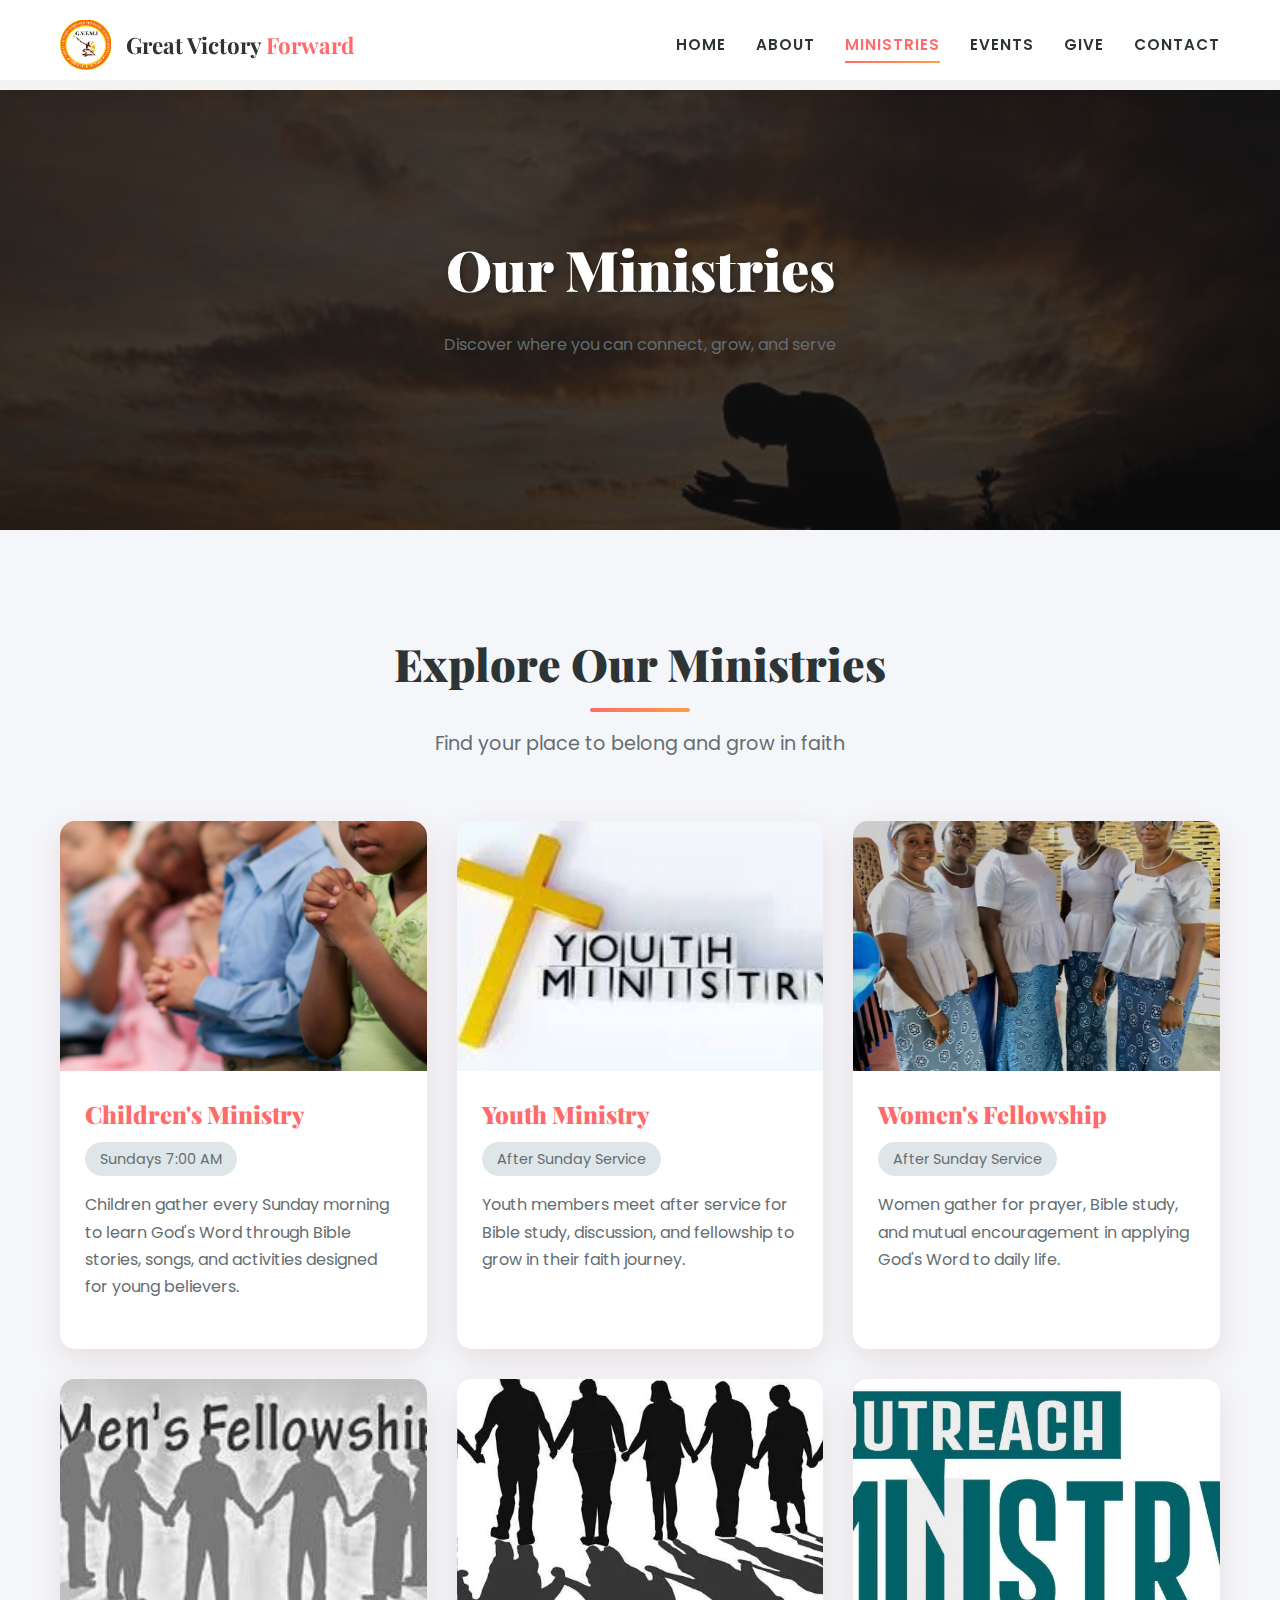
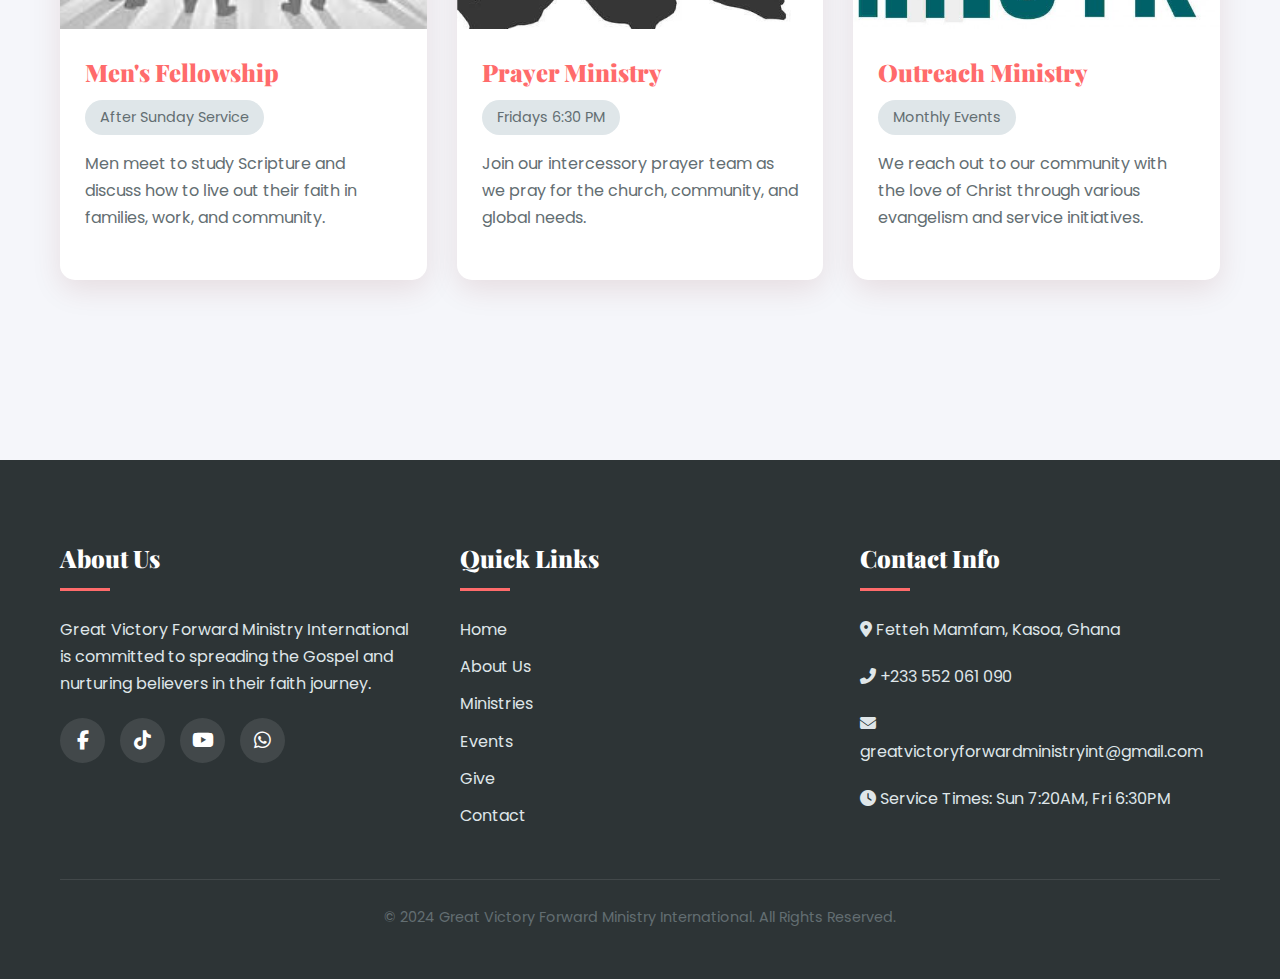
<file: ministries.html>
<!DOCTYPE html>
<html lang="en">
<head>
    <meta charset="UTF-8">
    <meta name="viewport" content="width=device-width, initial-scale=1.0">
    <title>Ministries - GVFMI</title>
    <meta name="description" content="Explore the various ministries at Great Victory Forward Ministry International">
    <!-- Fonts & Icons -->
    <link href="https://fonts.googleapis.com/css2?family=Poppins:wght@300;400;600;700&family=Playfair+Display:wght@700&display=swap" rel="stylesheet">
    <link rel="stylesheet" href="https://cdnjs.cloudflare.com/ajax/libs/font-awesome/6.4.0/css/all.min.css">
    <link rel="shortcut icon" href="images/favicon.ico" type="image/x-icon">
    <link rel="stylesheet" href="styles.css">
    <style>
        /* Ministries Page Specific Styles */
        .ministry-hero {
            height: 50vh;
            background: linear-gradient(rgba(25, 25, 26, 0.8), rgba(13, 13, 14, 0.8)), 
                        url('tod.jpg') center/cover no-repeat;
            display: flex;
            align-items: center;
            justify-content: center;
            text-align: center;
            color: var(--white);
            position: relative;
            margin-top: 80px;
        }
        
        .ministry-hero-content {
            position: relative;
            z-index: 2;
            max-width: 800px;
            padding: 20px;
        }
        
        .ministry-hero h1 {
            font-size: 3.5rem;
            margin-bottom: 20px;
            text-shadow: 2px 2px 5px rgba(0, 0, 0, 0.3);
        }
        
        .ministry-grid {
            display: grid;
            grid-template-columns: repeat(auto-fit, minmax(300px, 1fr));
            gap: 30px;
        }
        
        .ministry-card {
            background: var(--white);
            border-radius: 15px;
            overflow: hidden;
            box-shadow: var(--shadow);
            transition: var(--transition);
        }
        
        .ministry-card:hover {
            transform: translateY(-10px);
            box-shadow: var(--shadow-hover);
        }
        
        .ministry-image {
            height: 250px;
            background-size: cover;
            background-position: center;
        }
        
        .ministry-info {
            padding: 25px;
        }
        
        .ministry-info h3 {
            color: var(--primary);
            margin-bottom: 10px;
            font-size: 1.5rem;
        }
        
        .ministry-time {
            display: inline-block;
            background: var(--light-gray);
            padding: 5px 15px;
            border-radius: 50px;
            font-size: 0.9rem;
            margin-bottom: 15px;
            color: var(--gray);
        }
        
        @media (max-width: 768px) {
            .ministry-hero h1 {
                font-size: 2.5rem;
            }
            
            .ministry-image {
                height: 200px;
            }
        }
    </style>
</head>
<body>
    <!-- ===== HEADER ===== -->
    <header id="header">
        <div class="container">
            <div class="header-inner">
                <div class="logo-container">
                    <img src="church logo.jpg" alt="GVFMI Logo" class="logo-img">
                    <div class="logo-text">Great Victory <span>Forward</span></div>
                </div>
                
                <button class="mobile-menu-btn" id="mobileMenuBtn" aria-label="Toggle navigation">
                    <i class="fas fa-bars"></i>
                </button>
                
                <nav>
                    <ul class="nav-menu" id="navMenu">
                        <li><a href="index.html">Home</a></li>
                        <li><a href="about.html">About</a></li>
                        <li><a href="ministries.html" class="active">Ministries</a></li>
                        <li><a href="events.html">Events</a></li>
                        <li><a href="give.html">Give</a></li>
                        <li><a href="contact.html">Contact</a></li>
                    </ul>
                </nav>
            </div>
        </div>
    </header>

    <!-- ===== HERO SECTION ===== -->
    <section class="ministry-hero">
        <div class="ministry-hero-content">
            <h1>Our Ministries</h1>
            <p>Discover where you can connect, grow, and serve</p>
        </div>
    </section>

    <!-- ===== MINISTRIES SECTION ===== -->
    <section class="section">
        <div class="container">
            <div class="section-title">
                <h2>Explore Our Ministries</h2>
                <p>Find your place to belong and grow in faith</p>
            </div>
            
            <div class="ministry-grid">
                <!-- Children's Ministry -->
                <div class="ministry-card">
                    <div class="ministry-image" style="background-image: url('c.jpg');"></div>
                    <div class="ministry-info">
                        <h3>Children's Ministry</h3>
                        <span class="ministry-time">Sundays 7:00 AM</span>
                        <p>Children gather every Sunday morning to learn God's Word through Bible stories, songs, and activities designed for young believers.</p>
                    </div>
                </div>
                
                <!-- Youth Ministry -->
                <div class="ministry-card">
                    <div class="ministry-image" style="background-image: url('y.jpg');"></div>
                    <div class="ministry-info">
                        <h3>Youth Ministry</h3>
                        <span class="ministry-time">After Sunday Service</span>
                        <p>Youth members meet after service for Bible study, discussion, and fellowship to grow in their faith journey.</p>
                    </div>
                </div>
                
                <!-- Women's Ministry -->
                <div class="ministry-card">
                    <div class="ministry-image" style="background-image: url('w.jpg');"></div>
                    <div class="ministry-info">
                        <h3>Women's Fellowship</h3>
                        <span class="ministry-time">After Sunday Service</span>
                        <p>Women gather for prayer, Bible study, and mutual encouragement in applying God's Word to daily life.</p>
                    </div>
                </div>
                
                <!-- Men's Ministry -->
                <div class="ministry-card">
                    <div class="ministry-image" style="background-image: url('m.jpg');"></div>
                    <div class="ministry-info">
                        <h3>Men's Fellowship</h3>
                        <span class="ministry-time">After Sunday Service</span>
                        <p>Men meet to study Scripture and discuss how to live out their faith in families, work, and community.</p>
                    </div>
                </div>
                
                <!-- Prayer Ministry -->
                <div class="ministry-card">
                    <div class="ministry-image" style="background-image: url('p.jpg');"></div>
                    <div class="ministry-info">
                        <h3>Prayer Ministry</h3>
                        <span class="ministry-time">Fridays 6:30 PM</span>
                        <p>Join our intercessory prayer team as we pray for the church, community, and global needs.</p>
                    </div>
                </div>
                
                <!-- Outreach Ministry -->
                <div class="ministry-card">
                    <div class="ministry-image" style="background-image: url('o.jpg');"></div>
                    <div class="ministry-info">
                        <h3>Outreach Ministry</h3>
                        <span class="ministry-time">Monthly Events</span>
                        <p>We reach out to our community with the love of Christ through various evangelism and service initiatives.</p>
                    </div>
                </div>
            </div>
        </div>
    </section>

    <!-- ===== FOOTER ===== -->
    <footer class="footer">
        <div class="container">
            <div class="footer-content">
                <div class="footer-column">
                    <h3>About Us</h3>
                    <p>Great Victory Forward Ministry International is committed to spreading the Gospel and nurturing believers in their faith journey.</p>
                    <div class="social-links">
                        <a href="https://www.facebook.com/share/1EFfg3qLLZ/?mibextid=qi2Omg" target="_blank" aria-label="Facebook"><i class="fab fa-facebook-f"></i></a>
                        <a href="https://www.tiktok.com/@great.victory.for?_t=ZM-8vt9brV9bZm&_r=1" target="_blank" aria-label="Tiktok"><i class="fab fa-tiktok"></i></a>
                        <a href="https://youtube.com/gvfmi" target="_blank" aria-label="YouTube"><i class="fab fa-youtube"></i></a>
                        <a href="https://wa.me/233552061090" target="_blank" aria-label="WhatsApp"><i class="fab fa-whatsapp"></i></a>
                    </div>
                </div>
                
                <div class="footer-column">
                    <h3>Quick Links</h3>
                    <a href="index.html">Home</a>
                    <a href="about.html">About Us</a>
                    <a href="ministries.html">Ministries</a>
                    <a href="events.html">Events</a>
                    <a href="give.html">Give</a>
                    <a href="contact.html">Contact</a>
                </div>
                
                <div class="footer-column">
                    <h3>Contact Info</h3>
                    <p><i class="fas fa-map-marker-alt"></i> Fetteh Mamfam, Kasoa, Ghana</p>
                    <p><i class="fas fa-phone-alt"></i> +233 552 061 090</p>
                    <p><i class="fas fa-envelope"></i> greatvictoryforwardministryint@gmail.com</p>
                    <p><i class="fas fa-clock"></i> Service Times: Sun 7:20AM, Fri 6:30PM</p>
                </div>
            </div>
            
            <div class="copyright">
                <p>&copy; 2024 Great Victory Forward Ministry International. All Rights Reserved.</p>
            </div>
        </div>
    </footer>

    <!-- ===== SCRIPTS ===== -->
    <script>
        // Mobile Menu Toggle
        const mobileMenuBtn = document.getElementById('mobileMenuBtn');
        const navMenu = document.getElementById('navMenu');
        
        mobileMenuBtn.addEventListener('click', () => {
            navMenu.classList.toggle('active');
            mobileMenuBtn.innerHTML = navMenu.classList.contains('active') ? 
                '<i class="fas fa-times"></i>' : '<i class="fas fa-bars"></i>';
            mobileMenuBtn.setAttribute('aria-expanded', navMenu.classList.contains('active'));
        });
        
        // Close menu when clicking on a link
        document.querySelectorAll('#navMenu a').forEach(link => {
            link.addEventListener('click', () => {
                navMenu.classList.remove('active');
                mobileMenuBtn.innerHTML = '<i class="fas fa-bars"></i>';
                mobileMenuBtn.setAttribute('aria-expanded', 'false');
            });
        });
        
        // Header scroll effect
        window.addEventListener('scroll', () => {
            const header = document.getElementById('header');
            if (window.scrollY > 50) {
                header.classList.add('header-scrolled');
            } else {
                header.classList.remove('header-scrolled');
            }
        });
    </script>
</body>
</html>
</file>
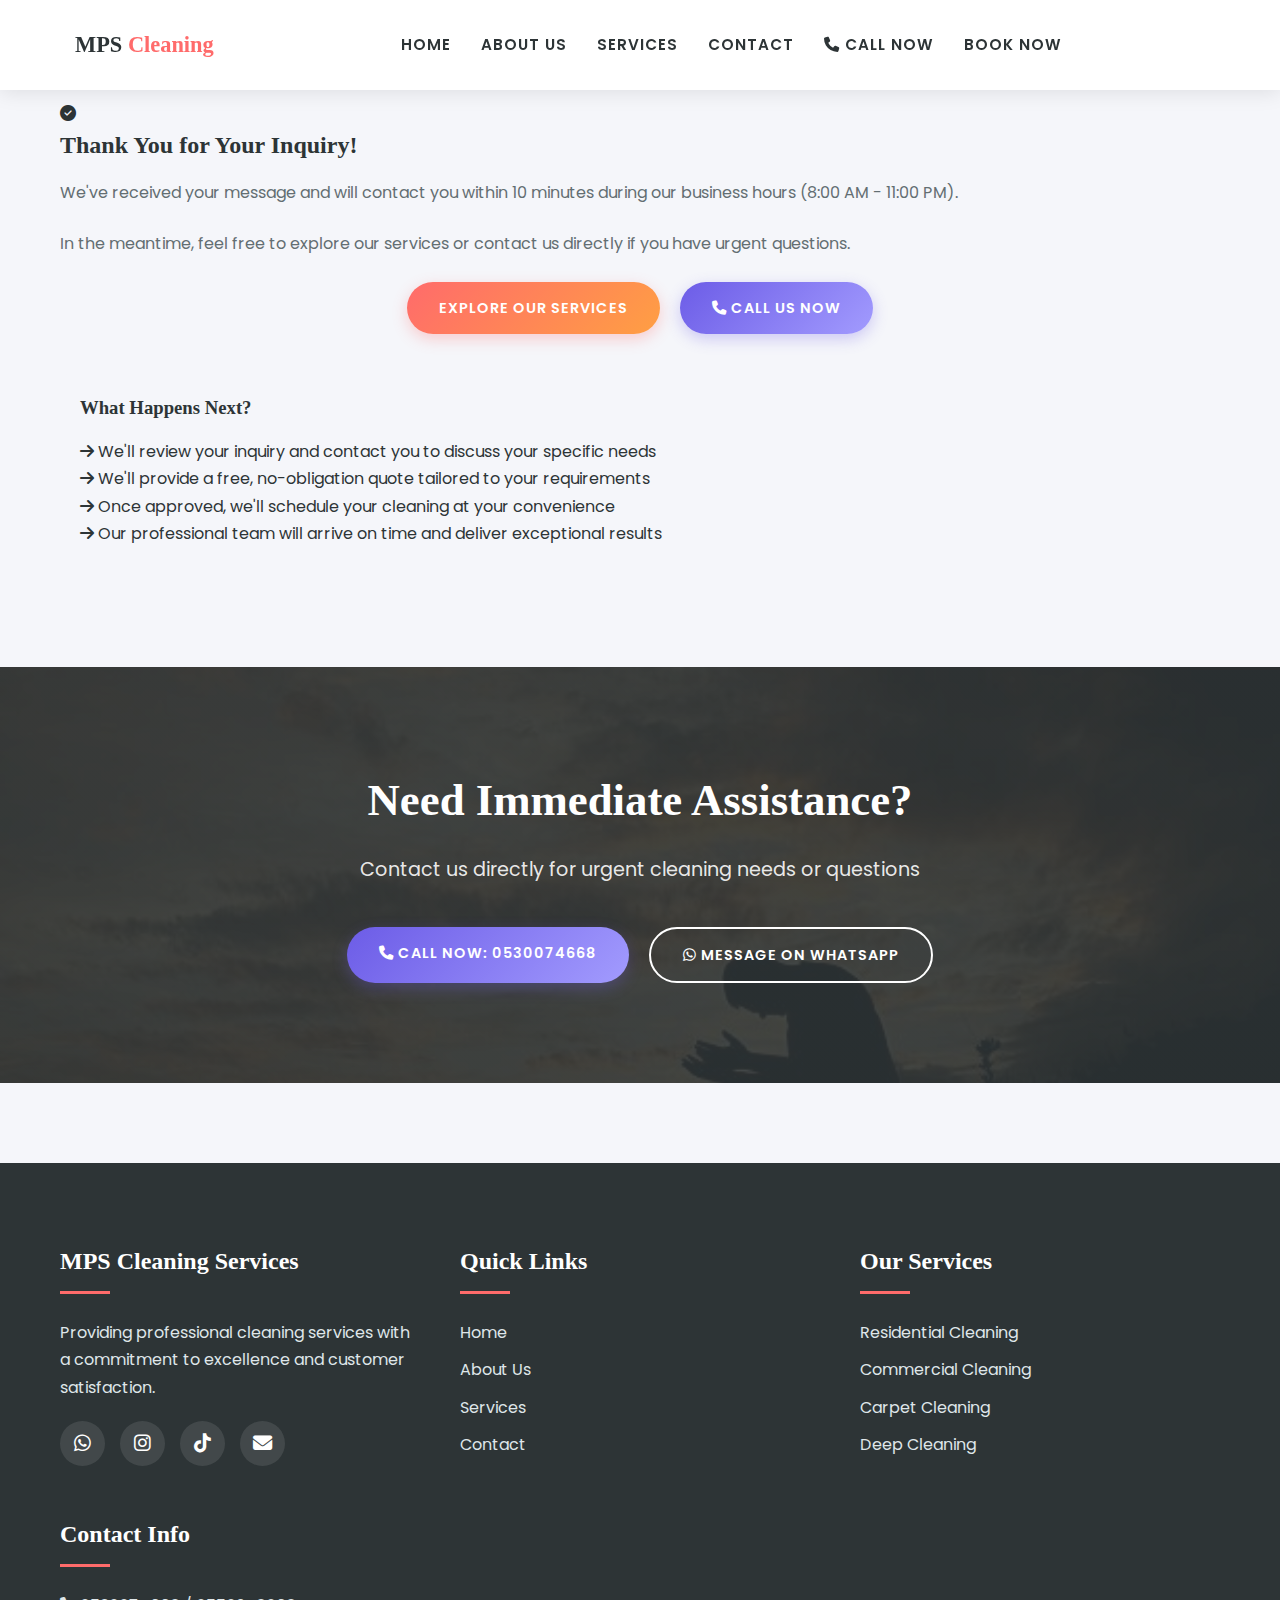
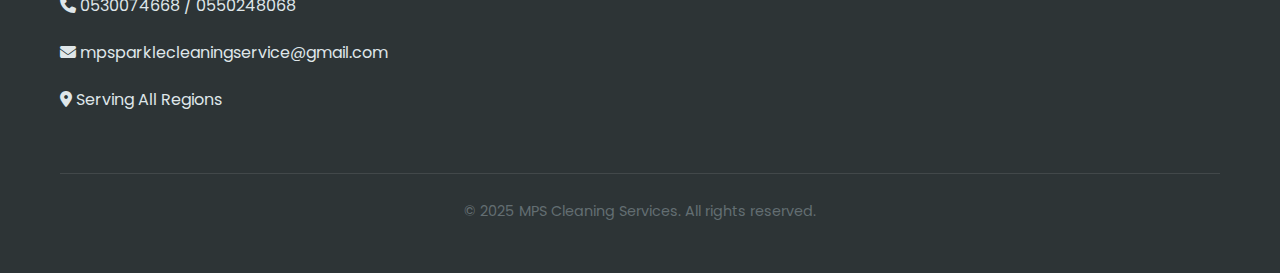
<file: thankyou.html>
<!DOCTYPE html>
<html lang="en">
<head>
    <meta charset="UTF-8">
    <meta name="viewport" content="width=device-width, initial-scale=1.0">
    <title>Thank You | MPS Cleaning Services</title>
    <meta name="description" content="Thank you for contacting MPS Cleaning Services. We'll be in touch soon.">
    
    <!-- Favicon -->
    <link rel="icon" type="image/x-icon" href="favicon.ico">
    
    <!-- Fonts -->
    <link rel="preconnect" href="https://fonts.googleapis.com">
    <link rel="preconnect" href="https://fonts.gstatic.com" crossorigin>
    <link href="https://fonts.googleapis.com/css2?family=Inter:wght@300;400;500;600;700&family=Poppins:wght@300;400;500;600;700;800&display=swap" rel="stylesheet">
    
    <!-- Font Awesome -->
    <link rel="stylesheet" href="https://cdnjs.cloudflare.com/ajax/libs/font-awesome/6.4.0/css/all.min.css">
    
    <!-- Styles -->
    <link rel="stylesheet" href="styles.css">
</head>
<body>
    <!-- Header -->
    <header id="header">
        <div class="container">
            <div class="header-inner">
                <div class="logo-container">
                    <div class="logo-img">
                        <i class="fas fa-sparkles" style="font-size: 2rem; color: var(--primary);"></i>
                    </div>
                    <a href="index.html" class="logo-text">MPS <span>Cleaning</span></a>
                </div>
                
                <nav class="nav">
                    <ul class="nav-menu">
                        <li><a href="index.html">Home</a></li>
                        <li><a href="about.html">About Us</a></li>
                        <li><a href="services.html">Services</a></li>
                        <li><a href="contact.html">Contact</a></li>
                        <li><a href="tel:0530074668" class="btn-call"><i class="fas fa-phone"></i> Call Now</a></li>
                        <li><a href="contact.html" class="btn-book">Book Now</a></li>
                    </ul>
                </nav>
                
                <button class="mobile-menu-btn">
                    <i class="fas fa-bars"></i>
                </button>
                
                <div class="mobile-menu-overlay"></div>
            </div>
        </div>
    </header>

    <!-- Thank You Content -->
    <section class="section">
        <div class="container">
            <div class="thank-you-container">
                <div class="thank-you-icon">
                    <i class="fas fa-check-circle"></i>
                </div>
                
                <h2>Thank You for Your Inquiry!</h2>
                
                <p>We've received your message and will contact you within 10 minutes during our business hours (8:00 AM - 11:00 PM).</p>
                
                <p>In the meantime, feel free to explore our services or contact us directly if you have urgent questions.</p>
                
                <div class="hero-buttons">
                    <a href="services.html" class="btn">Explore Our Services</a>
                    <a href="tel:0530074668" class="btn btn-accent"><i class="fas fa-phone"></i> Call Us Now</a>
                </div>
                
                <div style="margin-top: 40px; padding: 20px; background: var(--light); border-radius: 10px;">
                    <h3>What Happens Next?</h3>
                    <ul class="feature-list">
                        <li><i class="fas fa-arrow-right"></i> We'll review your inquiry and contact you to discuss your specific needs</li>
                        <li><i class="fas fa-arrow-right"></i> We'll provide a free, no-obligation quote tailored to your requirements</li>
                        <li><i class="fas fa-arrow-right"></i> Once approved, we'll schedule your cleaning at your convenience</li>
                        <li><i class="fas fa-arrow-right"></i> Our professional team will arrive on time and deliver exceptional results</li>
                    </ul>
                </div>
            </div>
        </div>
    </section>

    <!-- CTA Section -->
    <section class="cta">
        <div class="container">
            <h2>Need Immediate Assistance?</h2>
            <p>Contact us directly for urgent cleaning needs or questions</p>
            <div class="cta-buttons">
                <a href="tel:0530074668" class="btn btn-accent"><i class="fas fa-phone"></i> Call Now: 0530074668</a>
                <a href="https://wa.me/233530074668" class="btn btn-outline"><i class="fab fa-whatsapp"></i> Message on WhatsApp</a>
            </div>
        </div>
    </section>

    <!-- Footer -->
    <footer class="footer">
        <div class="container">
            <div class="footer-content">
                <div class="footer-column">
                    <h3>MPS Cleaning Services</h3>
                    <p>Providing professional cleaning services with a commitment to excellence and customer satisfaction.</p>
                    <div class="social-links">
                        <a href="https://wa.me/233530074668" aria-label="WhatsApp"><i class="fab fa-whatsapp"></i></a>
                        <a href="https://instagram.com/mps_cleaningservices" aria-label="Instagram"><i class="fab fa-instagram"></i></a>
                        <a href="https://tiktok.com/@mps_cleaningservices" aria-label="TikTok"><i class="fab fa-tiktok"></i></a>
                        <a href="mailto:mpsparklecleaningservice@gmail.com" aria-label="Email"><i class="fas fa-envelope"></i></a>
                    </div>
                </div>
                
                <div class="footer-column">
                    <h3>Quick Links</h3>
                    <a href="index.html">Home</a>
                    <a href="about.html">About Us</a>
                    <a href="services.html">Services</a>
                    <a href="contact.html">Contact</a>
                </div>
                
                <div class="footer-column">
                    <h3>Our Services</h3>
                    <a href="services.html#residential">Residential Cleaning</a>
                    <a href="services.html#commercial">Commercial Cleaning</a>
                    <a href="services.html#carpet">Carpet Cleaning</a>
                    <a href="services.html#deep">Deep Cleaning</a>
                </div>
                
                <div class="footer-column">
                    <h3>Contact Info</h3>
                    <p><i class="fas fa-phone"></i> 0530074668 / 0550248068</p>
                    <p><i class="fas fa-envelope"></i> mpsparklecleaningservice@gmail.com</p>
                    <p><i class="fas fa-map-marker-alt"></i> Serving All Regions</p>
                </div>
            </div>
            
            <div class="copyright">
                <p>&copy; 2025 MPS Cleaning Services. All rights reserved.</p>
            </div>
        </div>
    </footer>

    <!-- Scripts -->
    <script src="script.js"></script>
</body>
</html>
</file>
<file: styles.css>
/* ===== ROOT VARIABLES ===== */
:root {
    /* Color Scheme */
    --primary: #FF6B6B;
    --primary-dark: #EE5253;
    --primary-light: #FF9F43;
    --secondary: #2D3436;
    --accent: #6C5CE7;
    --accent-light: #A29BFE;
    --light: #F5F6FA;
    --light-gray: #DFE6E9;
    --gray: #636E72;
    --white: #FFFFFF;
    --black: #2D3436;
    
    /* Gradients */
    --gradient-primary: linear-gradient(135deg, var(--primary), var(--primary-light));
    --gradient-accent: linear-gradient(135deg, var(--accent), var(--accent-light));
    
    /* Typography */
    --font-primary: 'Poppins', sans-serif;
    --font-secondary: 'Playfair Display', serif;
    
    /* Effects */
    --shadow: 0 10px 30px rgba(112, 1, 1, 0.1);
    --shadow-hover: 0 15px 40px rgba(0,0,0,0.2);
    --transition: all 0.4s cubic-bezier(0.175, 0.885, 0.32, 1.1);
}

/* ===== BASE STYLES ===== */
* {
    margin: 0;
    padding: 0;
    box-sizing: border-box;
}

html {
    scroll-behavior: smooth;
    font-size: 16px;
}

body {
    font-family: var(--font-primary);
    color: var(--black);
    line-height: 1.7;
    background-color: var(--light);
    overflow-x: hidden;
}

h1, h2, h3, h4, h5, h6 {
    font-family: var(--font-secondary);
    font-weight: 900;
    line-height: 1.5;
    margin-bottom: 1rem;
    color: var(--gradient-primary);
}

p {
    margin-bottom: 1.5rem;
    color: var(--gray);
}

a {
    text-decoration: none;
    color: var(--primary);
    transition: var(--transition);
}

a:hover {
    color: var(--primary-dark);
}

img {
    max-width: 100%;
    height: auto;
    display: block;
}

ul {
    list-style: none;
}

/* ===== LAYOUT ===== */
.container {
    width: 100%;
    max-width: 1200px;
    margin: 0 auto;
    padding: 0 20px;
}

.section {
    padding: 100px 0;
    position: relative;
}

.section-title {
    text-align: center;
    margin-bottom: 60px;
}

.section-title h2 {
    font-size: 2.8rem;
    position: relative;
    display: inline-block;
    padding-bottom: 15px;
}

.section-title h2::after {
    content: '';
    position: absolute;
    bottom: 0;
    left: 50%;
    transform: translateX(-50%);
    width: 100px;
    height: 4px;
    background: var(--gradient-primary);
    border-radius: 2px;
}

.section-title p {
    font-size: 1.2rem;
    max-width: 700px;
    margin: 0 auto;
}

/* ===== BUTTONS ===== */
.btn {
    display: inline-block;
    background: var(--gradient-primary);
    color: var(--white);
    padding: 14px 32px;
    border-radius: 50px;
    font-weight: 600;
    text-transform: uppercase;
    letter-spacing: 1px;
    transition: var(--transition);
    border: none;
    cursor: pointer;
    font-size: 0.9rem;
    text-align: center;
    box-shadow: 0 5px 15px rgba(255, 107, 107, 0.3);
}

.btn:hover {
    transform: translateY(-5px);
    box-shadow: 0 15px 30px rgba(255, 107, 107, 0.4);
}

.btn-outline {
    background: transparent;
    border: 2px solid var(--white);
    color: var(--white);
    box-shadow: none;
}

.btn-outline:hover {
    background: var(--white);
    color: var(--primary);
    border-color: var(--white);
}

.btn-accent {
    background: var(--gradient-accent);
    box-shadow: 0 5px 15px rgba(108, 92, 231, 0.3);
}

.btn-accent:hover {
    box-shadow: 0 15px 30px rgba(108, 92, 231, 0.4);
}

/* ===== HEADER ===== */
#header {
    position: fixed;
    top: 0;
    left: 0;
    width: 100%;
    z-index: 1000;
    background: rgba(255, 255, 255, 0.95);
    box-shadow: 0 2px 20px rgba(0, 0, 0, 0.1);
    transition: var(--transition);
}

.header-inner {
    display: flex;
    justify-content: space-between;
    align-items: center;
    padding: 20px 0;
}

.logo-container {
    display: flex;
    align-items: center;
}

.logo-img {
    height: 50px;
    margin-right: 15px;
}

.logo-text {
    font-family: var(--font-secondary);
    font-size: 1.4rem;
    font-weight: 700;
    color: var(--secondary);
    transition: var(--transition);
}

.logo-text span {
    color: var(--primary);
}

/* Navigation */
.nav-menu {
    display: flex;
}

.nav-menu li {
    margin-left: 30px;
    position: relative;
}

.nav-menu li a {
    color: var(--secondary);
    font-weight: 600;
    font-size: 0.95rem;
    text-transform: uppercase;
    letter-spacing: 1px;
    position: relative;
    padding: 5px 0;
    display: block;
}

.nav-menu li a::after {
    content: '';
    position: absolute;
    bottom: 0;
    left: 0;
    width: 0;
    height: 2px;
    background: var(--gradient-primary);
    transition: var(--transition);
}

.nav-menu li a:hover::after,
.nav-menu li a.active::after {
    width: 100%;
}

.nav-menu li a.active {
    color: var(--primary);
}

/* Mobile Menu Button */
.mobile-menu-btn {
    display: none;
    background: none;
    border: none;
    color: var(--secondary);
    font-size: 1.8rem;
    cursor: pointer;
    transition: var(--transition);
    z-index: 1001;
}

.mobile-menu-btn:hover {
    color: var(--primary);
}

/* ===== HERO SECTION ===== */
.hero {
    height: 100vh;
    min-height: 700px;
    background: linear-gradient(rgba(45, 52, 54, 0.8), rgba(45, 52, 54, 0.8)), 
                url('todd.jpg') center/cover no-repeat;
    display: flex;
    align-items: center;
    justify-content: center;
    text-align: center;
    color: var(--white);
    position: relative;
    overflow: hidden;
}

.hero::before {
    content: '';
    position: absolute;
    bottom: 0;
    left: 0;
    width: 100%;
    height: 100px;
    background: linear-gradient(transparent, var(--light));
    z-index: 1;
}

.hero-content {
    position: relative;
    z-index: 2;
    max-width: 900px;
    padding: 0 20px;
    animation: fadeInUp 1s ease;
}

.hero h1 {
    font-size: 4rem;
    margin-bottom: 25px;
    line-height: 1.2;
    text-shadow: 2px 2px 5px rgba(247, 212, 17, 0.3);
    animation: fadeInDown 1s ease;
}

.hero p {
    font-size: 1.3rem;
    margin-bottom: 40px;
    color: rgba(255, 255, 255, 0.9);
    animation: fadeInUp 1.2s ease;
}

.hero-buttons {
    display: flex;
    justify-content: center;
    gap: 20px;
    animation: fadeIn 1.5s ease;
}

/* ===== QUICK INFO SECTION ===== */
.quick-info {
    padding: 80px 0;
    background: var(--white);
    position: relative;
    z-index: 10;
}

.info-cards {
    display: grid;
    grid-template-columns: repeat(auto-fit, minmax(300px, 1fr));
    gap: 30px;
    margin-top: -100px;
}

.info-card {
    background: var(--white);
    padding: 40px 30px;
    border-radius: 15px;
    box-shadow: var(--shadow);
    text-align: center;
    transition: var(--transition);
    border-bottom: 4px solid var(--primary);
}
.logo-subtext {
    color: var(--primary); 
}
.logo-text {
    position: relative;
}

.logo-subtext {
    font-size: 0.8rem; 
    font-weight: 400; 
    color: var(--gray);
    margin-top: 4px; 
    font-family: var(--font-primary);
}

.info-card:hover {
    transform: translateY(-10px);
    box-shadow: var(--shadow-hover);
}

.info-icon {
    font-size: 2.8rem;
    margin-bottom: 20px;
    background: var(--gradient-primary);
    -webkit-background-clip: text;
    background-clip: text;
    color: transparent;
}

.info-card h3 {
    font-size: 1.5rem;
    margin-bottom: 15px;
}

.info-card p {
    color: var(--gray);
    line-height: 1.8;
}

/* Contact Info Card Specific Fix */
.info-card.contact-info p {
    word-break: break-word;
}

/* ===== FEATURES SECTION ===== */
.features {
    background: var(--light);
}

.feature-grid {
    display: grid;
    grid-template-columns: repeat(auto-fit, minmax(300px, 1fr));
    gap: 30px;
}

.feature-card {
    background: var(--white);
    padding: 40px 30px;
    border-radius: 15px;
    box-shadow: var(--shadow);
    text-align: center;
    transition: var(--transition);
    position: relative;
    overflow: hidden;
    z-index: 1;
}

.feature-card::before {
    content: '';
    position: absolute;
    top: 0;
    left: 0;
    width: 100%;
    height: 5px;
    background: var(--gradient-primary);
    transition: var(--transition);
    z-index: -1;
}

.feature-card:hover {
    transform: translateY(-10px);
    box-shadow: var(--shadow-hover);
}

.feature-card:hover::before {
    height: 100%;
}

.feature-card:hover .feature-icon,
.feature-card:hover h3,
.feature-card:hover p {
    color: var(--white);
}

.feature-icon {
    font-size: 3.5rem;
    margin-bottom: 20px;
    color: var(--primary);
    transition: var(--transition);
}

.feature-card h3 {
    font-size: 1.6rem;
    margin-bottom: 15px;
    transition: var(--transition);
}

.feature-card p {
    transition: var(--transition);
}

/* ===== SERMONS SECTION ===== */
.sermons {
    background: var(--white);
}

.sermon-grid {
    display: grid;
    grid-template-columns: repeat(auto-fit, minmax(350px, 1fr));
    gap: 30px;
}

.sermon-card {
    background: var(--white);
    border-radius: 15px;
    overflow: hidden;
    box-shadow: var(--shadow);
    transition: var(--transition);
}

.sermon-card:hover {
    transform: translateY(-10px);
    box-shadow: var(--shadow-hover);
}

.sermon-thumbnail {
    height: 250px;
    background-size: cover;
    background-position: center;
    position: relative;
}

.sermon-thumbnail::after {
    content: '';
    position: absolute;
    top: 0;
    left: 0;
    width: 100%;
    height: 100%;
    background: linear-gradient(to top, rgba(0,0,0,0.7), transparent);
}

.play-button {
    position: absolute;
    top: 50%;
    left: 50%;
    transform: translate(-50%, -50%);
    width: 70px;
    height: 70px;
    background: rgba(255, 255, 255, 0.9);
    border-radius: 50%;
    display: flex;
    align-items: center;
    justify-content: center;
    color: var(--primary);
    font-size: 1.8rem;
    transition: var(--transition);
    z-index: 2;
}

.sermon-card:hover .play-button {
    background: var(--primary);
    color: var(--white);
    transform: translate(-50%, -50%) scale(1.1);
}

.sermon-details {
    padding: 25px;
}

.sermon-date {
    color: var(--primary);
    font-weight: 600;
    margin-bottom: 10px;
    display: block;
    font-size: 0.9rem;
}

.sermon-title {
    font-size: 1.5rem;
    margin-bottom: 15px;
}

.sermon-meta {
    display: flex;
    justify-content: space-between;
    color: var(--gray);
    margin-top: 20px;
    font-size: 0.9rem;
}

.sermon-meta i {
    margin-right: 5px;
    color: var(--primary);
}

/* ===== EVENTS SECTION ===== */
.events {
    background: var(--light);
}

.event-cards {
    display: grid;
    grid-template-columns: repeat(auto-fit, minmax(350px, 1fr));
    gap: 30px;
}

.event-card {
    background: var(--white);
    border-radius: 15px;
    overflow: hidden;
    box-shadow: var(--shadow);
    transition: var(--transition);
}

.event-card:hover {
    transform: translateY(-10px);
    box-shadow: var(--shadow-hover);
}

.event-image {
    height: 200px;
    width: 100%;
    object-fit: cover;
}

.event-content {
    padding: 25px;
}

.event-date {
    display: inline-block;
    background: var(--gradient-primary);
    color: var(--white);
    padding: 8px 20px;
    border-radius: 50px;
    font-weight: 600;
    margin-bottom: 15px;
    font-size: 0.9rem;
}

.event-title {
    font-size: 1.5rem;
    margin-bottom: 10px;
}

.event-detail {
    display: flex;
    align-items: center;
    margin: 10px 0;
    color: var(--primary-light);
}

.event-detail i {
    color: var(--primary);
    margin-right: 10px;
    width: 20px;
    text-align: center;
}

/* ===== CTA SECTION ===== */
.cta {
    background: linear-gradient(rgba(45, 52, 54, 0.9), rgba(45, 52, 54, 0.9)), 
                url('tod.jpg') center/cover no-repeat;
    color: var(--white);
    text-align: center;
    padding: 100px 0;
    position: relative;
}

.cta h2 {
    color: var(--white);
    font-size: 2.8rem;
    margin-bottom: 20px;
}

.cta p {
    color: rgba(255, 255, 255, 0.9);
    font-size: 1.2rem;
    max-width: 700px;
    margin: 0 auto 40px;
}

.cta-buttons {
    display: flex;
    justify-content: center;
    gap: 20px;
}

/* ===== FOOTER ===== */
.footer {
    background: var(--secondary);
    color: var(--white);
    padding: 80px 0 0;
}

.footer-content {
    display: grid;
    grid-template-columns: repeat(auto-fit, minmax(300px, 1fr));
    gap: 40px;
    margin-bottom: 40px;
}

.footer-column h3 {
    color: var(--white);
    font-size: 1.5rem;
    margin-bottom: 25px;
    position: relative;
    padding-bottom: 15px;
}

.footer-column h3::after {
    content: '';
    position: absolute;
    bottom: 0;
    left: 0;
    width: 50px;
    height: 3px;
    background: var(--primary);
}

.footer-column p {
    color: var(--light-gray);
    margin-bottom: 20px;
}

.footer-column a {
    display: block;
    color: var(--light-gray);
    margin-bottom: 10px;
    transition: var(--transition);
}

.footer-column a:hover {
    color: var(--primary);
    padding-left: 5px;
}
.footer {
    margin-top: 80px; /* Adds space above the footer (About Us section) */
    /* ... existing styles ... */
}

.social-links {
    display: flex;
    gap: 15px;
    margin-top: 20px;
}

.social-links a {
    display: flex;
    align-items: center;
    justify-content: center;
    width: 45px;
    height: 45px;
    background: rgba(255, 255, 255, 0.1);
    border-radius: 50%;
    color: var(--white);
    font-size: 1.2rem;
    transition: var(--transition);
}

.social-links a:hover {
    background: var(--primary);
    transform: translateY(-5px);
}

.copyright {
    text-align: center;
    padding: 25px 0;
    border-top: 1px solid rgba(255, 255, 255, 0.1);
    color: var(--light-gray);
    font-size: 0.9rem;
}

/* ===== ANIMATIONS ===== */
@keyframes fadeIn {
    from { opacity: 0; }
    to { opacity: 1; }
}

@keyframes fadeInUp {
    from {
        opacity: 0;
        transform: translateY(30px);
    }
    to {
        opacity: 1;
        transform: translateY(0);
    }
}

@keyframes fadeInDown {
    from {
        opacity: 0;
        transform: translateY(-30px);
    }
    to {
        opacity: 1;
        transform: translateY(0);
    }
}

/* ===== RESPONSIVE STYLES ===== */
@media (max-width: 1200px) {
    .hero h1 {
        font-size: 3.5rem;
    }
}

@media (max-width: 992px) {
    .section {
        padding: 80px 0;
    }
    
    .hero h1 {
        font-size: 3rem;
    }
    
    .section-title h2 {
        font-size: 2.5rem;
    }
}

@media (max-width: 768px) {
    .mobile-menu-btn {
        display: block;
    }
    
    .nav-menu {
        position: fixed;
        top: 0;
        right: -100%;
        width: 300px;
        height: 100vh;
        background: var(--white);
        flex-direction: column;
        padding: 80px 30px 30px;
        box-shadow: -5px 0 30px rgba(0, 0, 0, 0.1);
        transition: var(--transition);
        z-index: 1000;
    }
    
    .nav-menu.active {
        right: 0;
    }
    
    .nav-menu li {
        margin: 0 0 20px 0;
    }
    
    .hero {
        min-height: 600px;
    }
    
    .hero h1 {
        font-size: 2.5rem;
    }
    
    .hero p {
        font-size: 1.1rem;
    }
    
    .hero-buttons {
        flex-direction: column;
        gap: 15px;
    }
    
    .section-title h2 {
        font-size: 2.2rem;
    }
    
    .info-cards {
        margin-top: -80px;
    }
    
    .cta h2 {
        font-size: 2.2rem;
    }
    
    .cta-buttons {
        flex-direction: column;
        gap: 15px;
    }
}

@media (max-width: 576px) {
    .hero h1 {
        font-size: 2.2rem;
    }
    
    .section-title h2 {
        font-size: 2rem;
    }
    
    .info-cards,
    .feature-grid,
    .sermon-grid,
    .event-cards {
        grid-template-columns: 1fr;
    }
    
    .footer-content {
        grid-template-columns: 1fr;
    }
}
</file>
